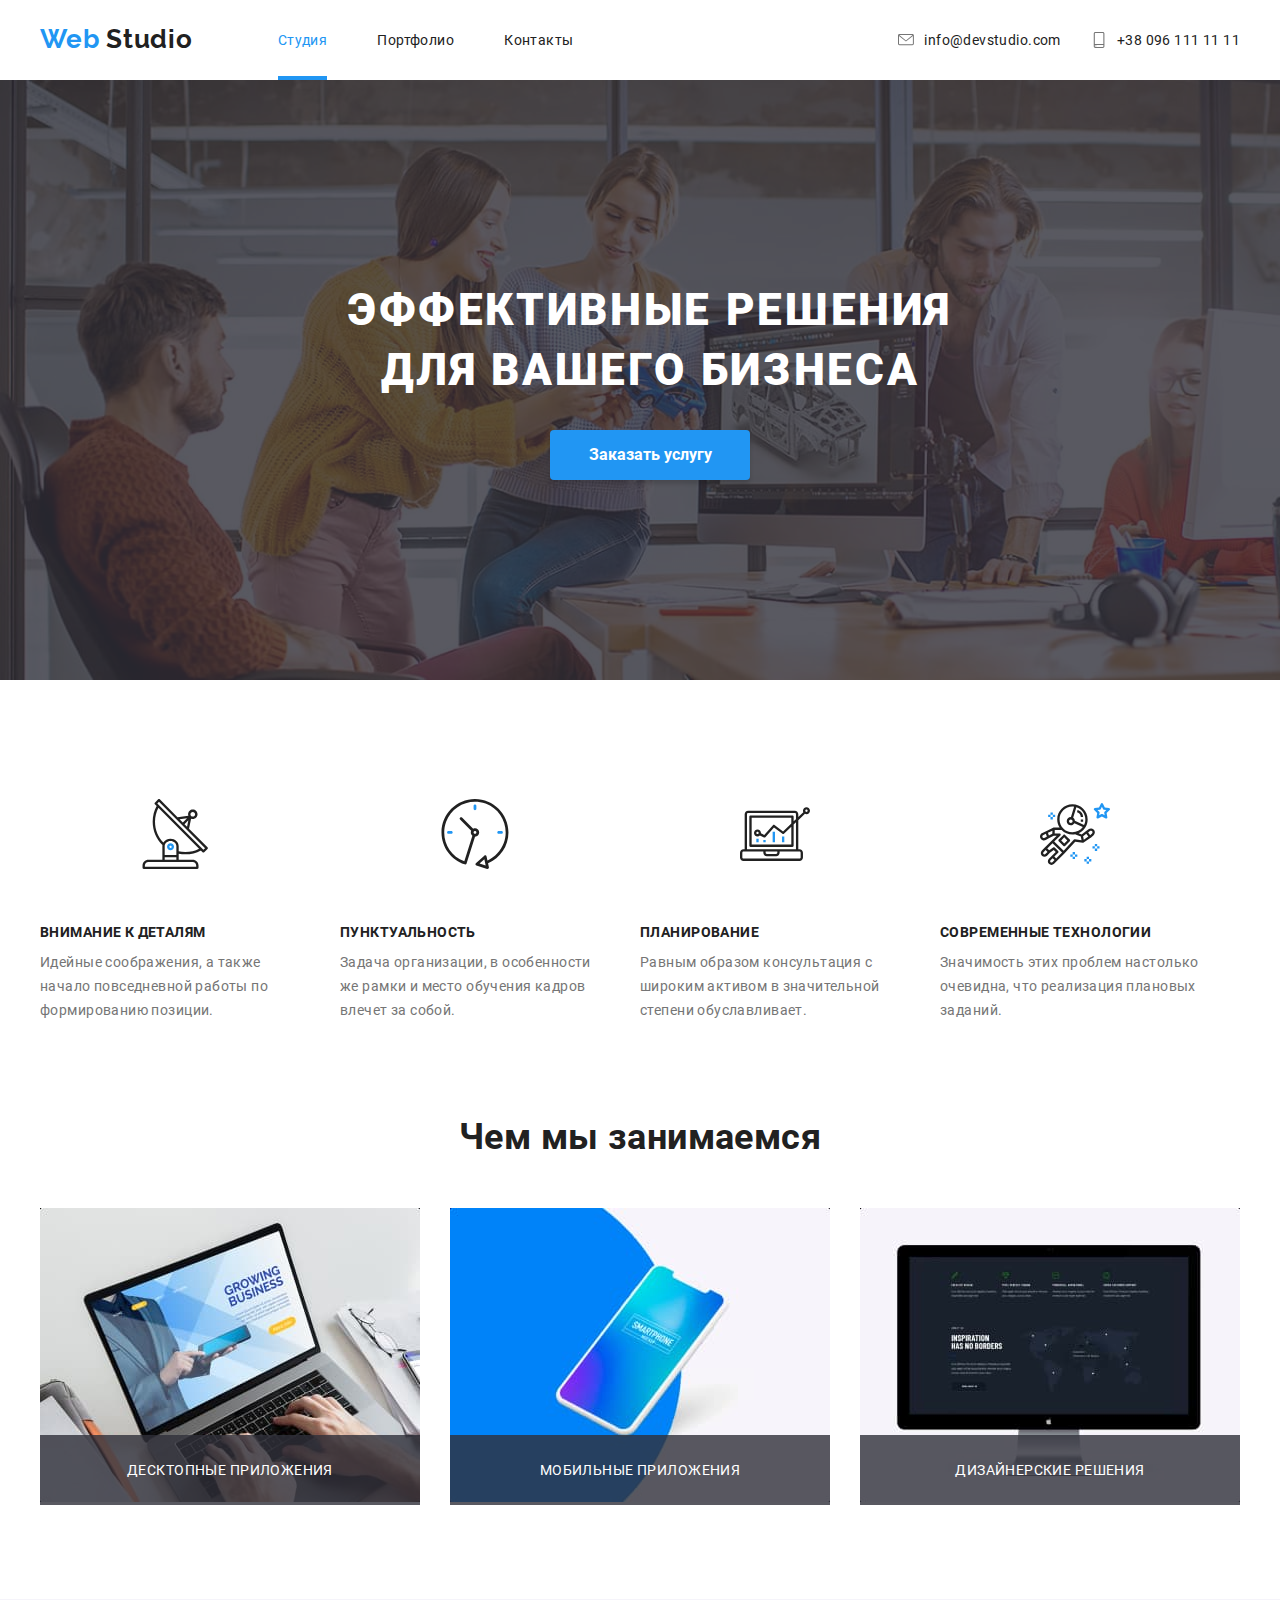
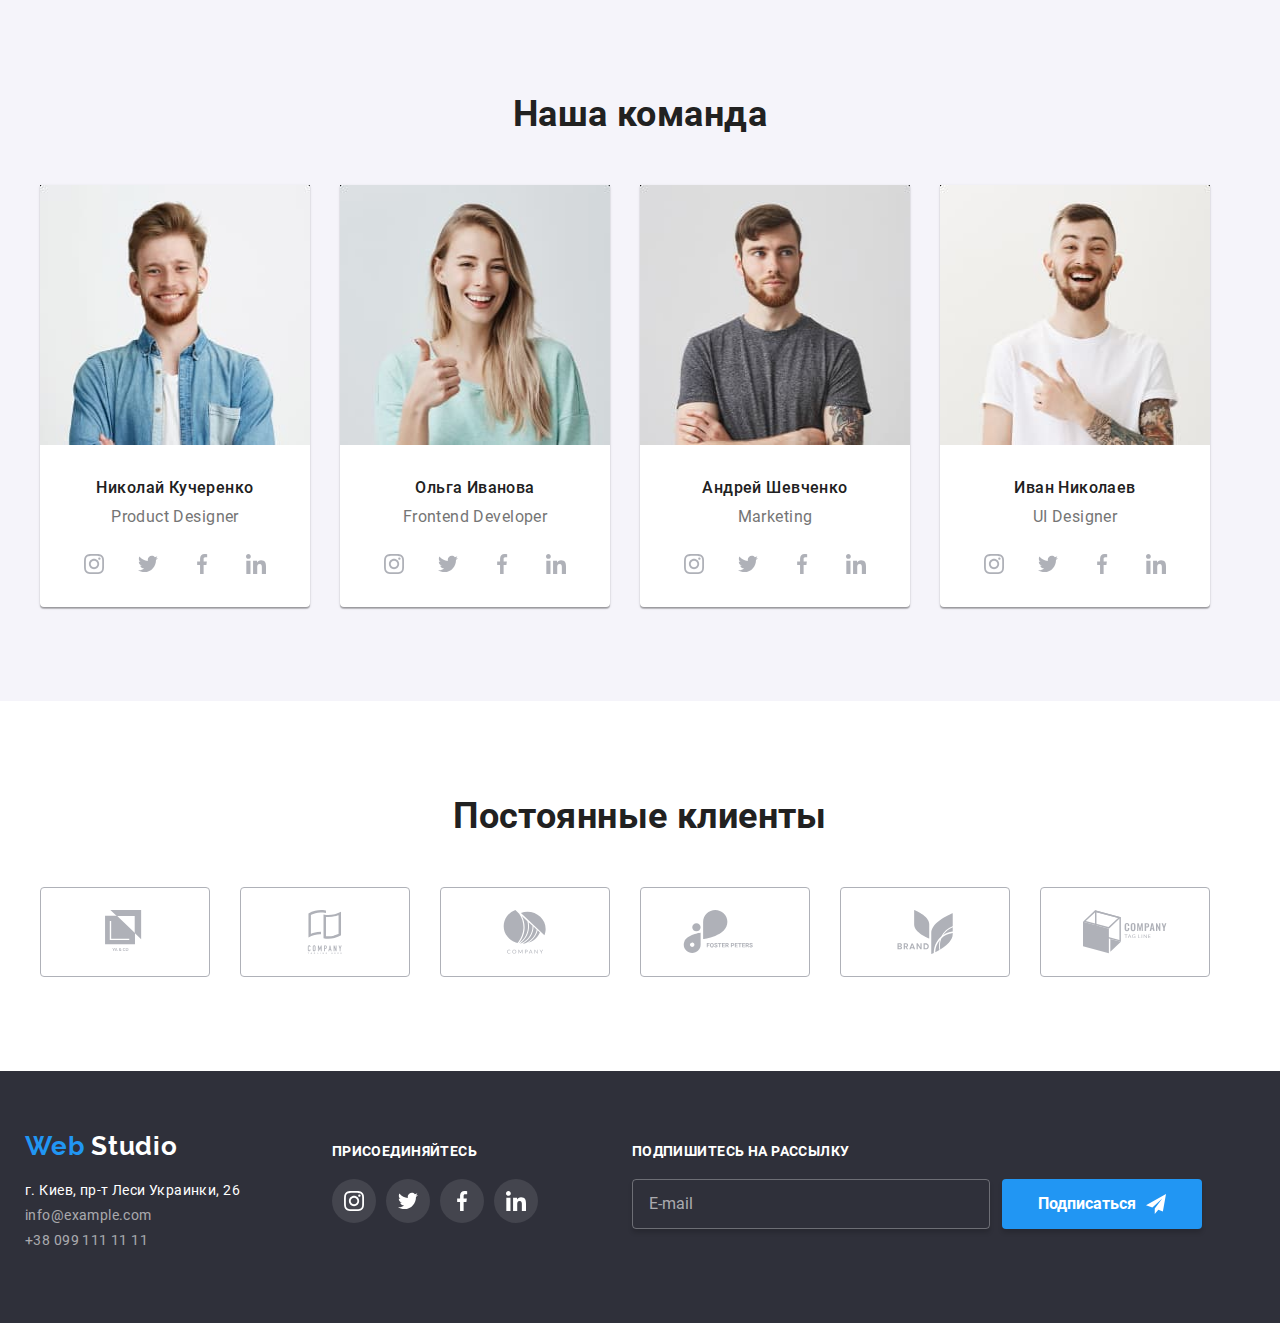
<file: index.html>
<!DOCTYPE html>
<html lang="en">
  <head>
    <meta charset="UTF-8" />
    <meta name="viewport" content="width=device-width, initial-scale=1.0" />
    <link rel="stylesheet" href="./css/main.min.css" />
    <title>Document</title>
  </head>
  <body class="body">
    <!-- Header -->

    <div class="container">
      <header class="header">
        <a href="/" class="logo-link link"
          ><span class="logo-link-first-word">Web</span> Studio
        </a>
        <nav class="navigation">
          <ul class="nav-list all-list">
            <li class="nav-list-item">
              <a href="./index.html" class="nav-link link active-page"
                >Студия</a
              >
            </li>
            <li class="nav-list-item">
              <a href="./portfolio.html" class="nav-link link">Портфолио</a>
            </li>
            <li class="nav-list-item">
              <a href="" class="nav-link link">Контакты</a>
            </li>
          </ul>
        </nav>
        <ul class="nav-list contacts-list all-list">
          <li class="contscts-item">
            <a href="" class="nav-link contact link">
              <svg class="icon-contact">
                <use href="./images/icons/symbol-defs.svg#email"></use></svg
              >info@devstudio.com</a
            >
          </li>
          <li class="contscts-item">
            <a href="" class="nav-link contact link"
              ><svg class="icon-contact">
                <use href="./images/icons/symbol-defs.svg#phone"></use>
              </svg>
              +38 096 111 11 11</a
            >
          </li>
        </ul>
      </header>
    </div>

    <!-- Main -->
    <main class="main">
      <!-- HERO -->

      <section class="hero">
        <div class="hero-overlay"></div>
        <div class="hero-description">
          <h1 class="hero-title">эффективные решения для вашего бизнеса</h1>
          <button class="btn-order-service" data-modal-open>
            Заказать услугу
          </button>
        </div>
      </section>

      <!-- Section Advantages -->

      <div class="container">
        <section class="section section-advantage">
          <ul class="section-list all-list">
            <li class="item-advantage">
              <div class="advantage-icon-wrapper">
                <svg class="advantage-icon">
                  <use href="./images/icons/symbol-defs.svg#arial"></use>
                </svg>
              </div>
              <p class="advantage-title">Внимание к деталям</p>
              <p class="advantage-txt">
                Идейные соображения, а также начало повседневной работы по
                формированию позиции.
              </p>
            </li>
            <li class="item-advantage">
              <div class="advantage-icon-wrapper i-clock">
                <svg class="advantage-icon">
                  <use href="./images/icons/symbol-defs.svg#clock"></use>
                </svg>
              </div>
              <p class="advantage-title">Пунктуальность</p>
              <p class="advantage-txt">
                Задача организации, в особенности же рамки и место обучения
                кадров влечет за собой.
              </p>
            </li>
            <li class="item-advantage">
              <div class="advantage-icon-wrapper i-diagram">
                <svg class="advantage-icon">
                  <use href="./images/icons/symbol-defs.svg#diagram"></use>
                </svg>
              </div>
              <p class="advantage-title">Планирование</p>
              <p class="advantage-txt">
                Равным образом консультация с широким активом в значительной
                степени обуславливает.
              </p>
            </li>
            <li class="item-advantage">
              <div class="advantage-icon-wrapper i-astro">
                <svg class="advantage-icon">
                  <use href="./images/icons/symbol-defs.svg#astronaut"></use>
                </svg>
              </div>
              <p class="advantage-title">Современные технологии</p>
              <p class="advantage-txt">
                Значимость этих проблем настолько очевидна, что реализация
                плановых заданий.
              </p>
            </li>
          </ul>
        </section>
      </div>

      <!-- Section What We Do -->

      <div class="container">
        <section class="section">
          <h2 class="section-title">Чем мы занимаемся</h2>
          <ul class="section-list all-list">
            <li class="item-service">
              <img
                src="./images/section-service/laptop.jpg"
                alt="desctop applications"
              />
              <div class="item-hover-overlay">
                <p class="service-desc">Десктопные приложения</p>
              </div>
            </li>
            <li class="item-service">
              <img
                src="./images/section-service/phone.jpg"
                alt="mobile applications"
              />
              <div class="item-hover-overlay">
                <p class="service-desc">Мобильные приложения</p>
              </div>
            </li>
            <li class="item-service">
              <img
                src="./images/section-service/desctop.jpg"
                alt="design solutions"
              />
              <div class="item-hover-overlay">
                <p class="service-desc">Дизайнерские решения</p>
              </div>
            </li>
          </ul>
        </section>
      </div>

      <!-- Section Our Team -->

      <div class="background-container">
        <div class="container">
          <section class="section">
            <h2 class="section-title">Наша команда</h2>
            <ul class="section-list all-list">
              <li class="item-teamate">
                <img
                  src="./images/our-team/john-smith.jpg"
                  alt="Michael Kucherenko"
                  width="270"
                  height="260"
                  class="teamate-img"
                />
                <p class="employee-name">Николай Кучеренко</p>
                <p class="employee-status">Product Designer</p>
                <ul class="section-list social-list all-list">
                  <li class="item-social-network">
                    <a href="/" class="social-link">
                      <svg class="social-icon">
                        <use
                          href="./images/icons/symbol-defs.svg#instagram"
                        ></use>
                      </svg>
                    </a>
                  </li>
                  <li class="item-social-network">
                    <a href="/" class="social-link"
                      ><svg class="social-icon">
                        <use
                          href="./images/icons/symbol-defs.svg#twitter"
                        ></use></svg
                    ></a>
                  </li>
                  <li class="item-social-network">
                    <a href="/" class="social-link"
                      ><svg class="social-icon">
                        <use
                          href="./images/icons/symbol-defs.svg#facebook"
                        ></use></svg
                    ></a>
                  </li>
                  <li class="item-social-network">
                    <a href="/" class="social-link"
                      ><svg class="social-icon">
                        <use
                          href="./images/icons/symbol-defs.svg#linkedin"
                        ></use></svg
                    ></a>
                  </li>
                </ul>
              </li>
              <li class="item-teamate">
                <img
                  src="./images/our-team/marta-stewart.jpg"
                  alt="Olga Ivanova"
                  width="270"
                  height="260"
                  class="teamate-img"
                />
                <p class="employee-name">Ольга Иванова</p>
                <p class="employee-status">Frontend Developer</p>
                <ul class="section-list social-list all-list">
                  <li class="item-social-network">
                    <a href="/" class="social-link">
                      <svg class="social-icon">
                        <use
                          href="./images/icons/symbol-defs.svg#instagram"
                        ></use>
                      </svg>
                    </a>
                  </li>
                  <li class="item-social-network">
                    <a href="/" class="social-link"
                      ><svg class="social-icon">
                        <use
                          href="./images/icons/symbol-defs.svg#twitter"
                        ></use></svg
                    ></a>
                  </li>
                  <li class="item-social-network">
                    <a href="/" class="social-link"
                      ><svg class="social-icon">
                        <use
                          href="./images/icons/symbol-defs.svg#facebook"
                        ></use></svg
                    ></a>
                  </li>
                  <li class="item-social-network">
                    <a href="/" class="social-link"
                      ><svg class="social-icon">
                        <use
                          href="./images/icons/symbol-defs.svg#linkedin"
                        ></use></svg
                    ></a>
                  </li>
                </ul>
              </li>
              <li class="item-teamate">
                <img
                  src="./images/our-team/robert-jakis.jpg"
                  alt="Andrei Shevchenko"
                  width="270"
                  height="260"
                  class="teamate-img"
                />
                <p class="employee-name">Андрей Шевченко</p>
                <p class="employee-status">Marketing</p>
                <ul class="section-list social-list all-list">
                  <li class="item-social-network">
                    <a href="/" class="social-link">
                      <svg class="social-icon">
                        <use
                          href="./images/icons/symbol-defs.svg#instagram"
                        ></use>
                      </svg>
                    </a>
                  </li>
                  <li class="item-social-network">
                    <a href="/" class="social-link"
                      ><svg class="social-icon">
                        <use
                          href="./images/icons/symbol-defs.svg#twitter"
                        ></use></svg
                    ></a>
                  </li>
                  <li class="item-social-network">
                    <a href="/" class="social-link"
                      ><svg class="social-icon">
                        <use
                          href="./images/icons/symbol-defs.svg#facebook"
                        ></use></svg
                    ></a>
                  </li>
                  <li class="item-social-network">
                    <a href="/" class="social-link"
                      ><svg class="social-icon">
                        <use
                          href="./images/icons/symbol-defs.svg#linkedin"
                        ></use></svg
                    ></a>
                  </li>
                </ul>
              </li>
              <li class="item-teamate">
                <img
                  src="./images/our-team/martin-doe.jpg"
                  alt="Ivan Nikolayev"
                  width="270"
                  height="260"
                  class="teamate-img"
                />
                <p class="employee-name">Иван Николаев</p>
                <p class="employee-status">UI Designer</p>
                <ul class="section-list social-list all-list">
                  <li class="item-social-network">
                    <a href="/" class="social-link">
                      <svg class="social-icon">
                        <use
                          href="./images/icons/symbol-defs.svg#instagram"
                        ></use>
                      </svg>
                    </a>
                  </li>
                  <li class="item-social-network">
                    <a href="/" class="social-link"
                      ><svg class="social-icon">
                        <use
                          href="./images/icons/symbol-defs.svg#twitter"
                        ></use></svg
                    ></a>
                  </li>
                  <li class="item-social-network">
                    <a href="/" class="social-link"
                      ><svg class="social-icon">
                        <use
                          href="./images/icons/symbol-defs.svg#facebook"
                        ></use></svg
                    ></a>
                  </li>
                  <li class="item-social-network">
                    <a href="/" class="social-link"
                      ><svg class="social-icon">
                        <use
                          href="./images/icons/symbol-defs.svg#linkedin"
                        ></use></svg
                    ></a>
                  </li>
                </ul>
              </li>
            </ul>
          </section>
        </div>
      </div>

      <!-- Section Clietns -->

      <section class="section container">
        <h2 class="section-title">Постоянные клиенты</h2>
        <ul class="section-list all-list">
          <li class="item-client">
            <a href="" class="clients-link">
              <svg class="clients-icon">
                <use href="./images/icons/symbol-defs.svg#client-1"></use>
              </svg>
            </a>
          </li>
          <li class="item-client">
            <a href="" class="clients-link">
              <svg class="clients-icon">
                <use href="./images/icons/symbol-defs.svg#client-2"></use>
              </svg>
            </a>
          </li>
          <li class="item-client">
            <a href="" class="clients-link">
              <svg class="clients-icon">
                <use href="./images/icons/symbol-defs.svg#client-3"></use>
              </svg>
            </a>
          </li>
          <li class="item-client">
            <a href="" class="clients-link">
              <svg class="clients-icon">
                <use href="./images/icons/symbol-defs.svg#client-4"></use>
              </svg>
            </a>
          </li>
          <li class="item-client">
            <a href="" class="clients-link">
              <svg class="clients-icon">
                <use href="./images/icons/symbol-defs.svg#client-5"></use>
              </svg>
            </a>
          </li>
          <li class="item-client">
            <a href="" class="clients-link">
              <svg class="clients-icon">
                <use href="./images/icons/symbol-defs.svg#client-6"></use>
              </svg>
            </a>
          </li>
        </ul>
      </section>
    </main>

    <!-- Footer -->

    <div class="footer-background">
      <div class="container">
        <footer class="footer">
          <div class="footer-address">
            <a href="/" class="logo-link link">
              <span class="logo-link-first-word">Web</span> Studio
            </a>
            <p class="adress">г. Киев, пр-т Леси Украинки, 26</p>
            <a href="mailto:info@example.com" class="footer-link"
              >info@example.com</a
            >
            <a href="tel:+380991111111" class="footer-link"
              >+38 099 111 11 11</a
            >
          </div>
          <div class="footer-info">
            <p class="footer-item-title">присоединяйтесь</p>
            <ul class="section-list social-list all-list">
              <li class="item-social-network footer-icon">
                <a href="/" class="social-link">
                  <svg class="social-icon">
                    <use href="./images/icons/symbol-defs.svg#instagram"></use>
                  </svg>
                </a>
              </li>
              <li class="item-social-network footer-icon">
                <a href="/" class="social-link"
                  ><svg class="social-icon">
                    <use
                      href="./images/icons/symbol-defs.svg#twitter"
                    ></use></svg
                ></a>
              </li>
              <li class="item-social-network footer-icon">
                <a href="/" class="social-link"
                  ><svg class="social-icon">
                    <use
                      href="./images/icons/symbol-defs.svg#facebook"
                    ></use></svg
                ></a>
              </li>
              <li class="footer-icon item-social-network">
                <a href="/" class="social-link"
                  ><svg class="social-icon">
                    <use
                      href="./images/icons/symbol-defs.svg#linkedin"
                    ></use></svg
                ></a>
              </li>
            </ul>
          </div>
          <div class="footer-form-wrapper">
            <p class="footer-item-title">Подпишитесь на рассылку</p>
            <form action="" class="footer-form">
              <input
                type="email"
                id="footer-input-email"
                class="input-email"
                placeholder="E-mail"
              />
              <button type="submit" class="btn-send" id="footer-btn-send">
                <p class="btn-txt">Подписаться</p>
                <svg class="send-icon">
                  <use href="./images/icons/symbol-defs.svg#icon-send"></use>
                </svg>
              </button>
            </form>
          </div>
        </footer>
      </div>
    </div>

    <!-- MODAL -->

    <div class="backdrop is-hidden" data-modal>
      <div class="modal">
        <button type="button" class="modal-close" data-modal-close>
          <svg class="btn-close-icon">
            <use href="./images/icons/symbol-defs.svg#icon-close"></use>
          </svg>
        </button>
        <p class="modal-title" focus>Оставьте свои данные, мы вам перезвоним</p>
        <form action="" class="modal-form">
          <div class="input-wrapper">
            <input type="text" id="name" class="form-input" />
            <svg class="modal-input-icon">
              <use href="./images/icons/symbol-defs.svg#icon-name"></use>
            </svg>
            <label for="name" class="form-label">Имя</label>
          </div>
          <div class="input-wrapper">
            <input type="tel" id="phone" class="form-input" />
            <svg class="modal-input-icon">
              <use href="./images/icons/symbol-defs.svg#icon-tel"></use>
            </svg>
            <label for="phone" class="form-label">Телефон</label>
          </div>
          <div class="input-wrapper">
            <input type="email" id="email" class="form-input" />
            <svg class="modal-input-icon">
              <use href="./images/icons/symbol-defs.svg#icon-letter"></use>
            </svg>
            <label for="email" class="form-label">Емейл</label>
          </div>
          <div class="input-wrapper txt-area">
            <textarea
              name="comments"
              id="comments"
              rows="10"
              class="input-txtarea form-input"
            ></textarea>
            <label for="comments" class="form-label txt-area">Коментарий</label>
          </div>
          <div class="input-wrapper chck-box-wrapper">
            <input type="checkbox" id="chck-rights" class="checkbox" />
            <label for="chck-rights" class="chck-label"
              >Соглашаюсь с рассылкой и принимаю
              <a href="" class="acceptation-rules-linl"
                >Условия договора</a
              ></label
            >
          </div>
          <button type="submit" class="modal-btn-send" id="modal-btn-send">
            <p class="btn-txt">Отправить</p>
          </button>
        </form>
      </div>
    </div>

    <script src="./js/modal.js"></script>
  </body>
</html>
</file>
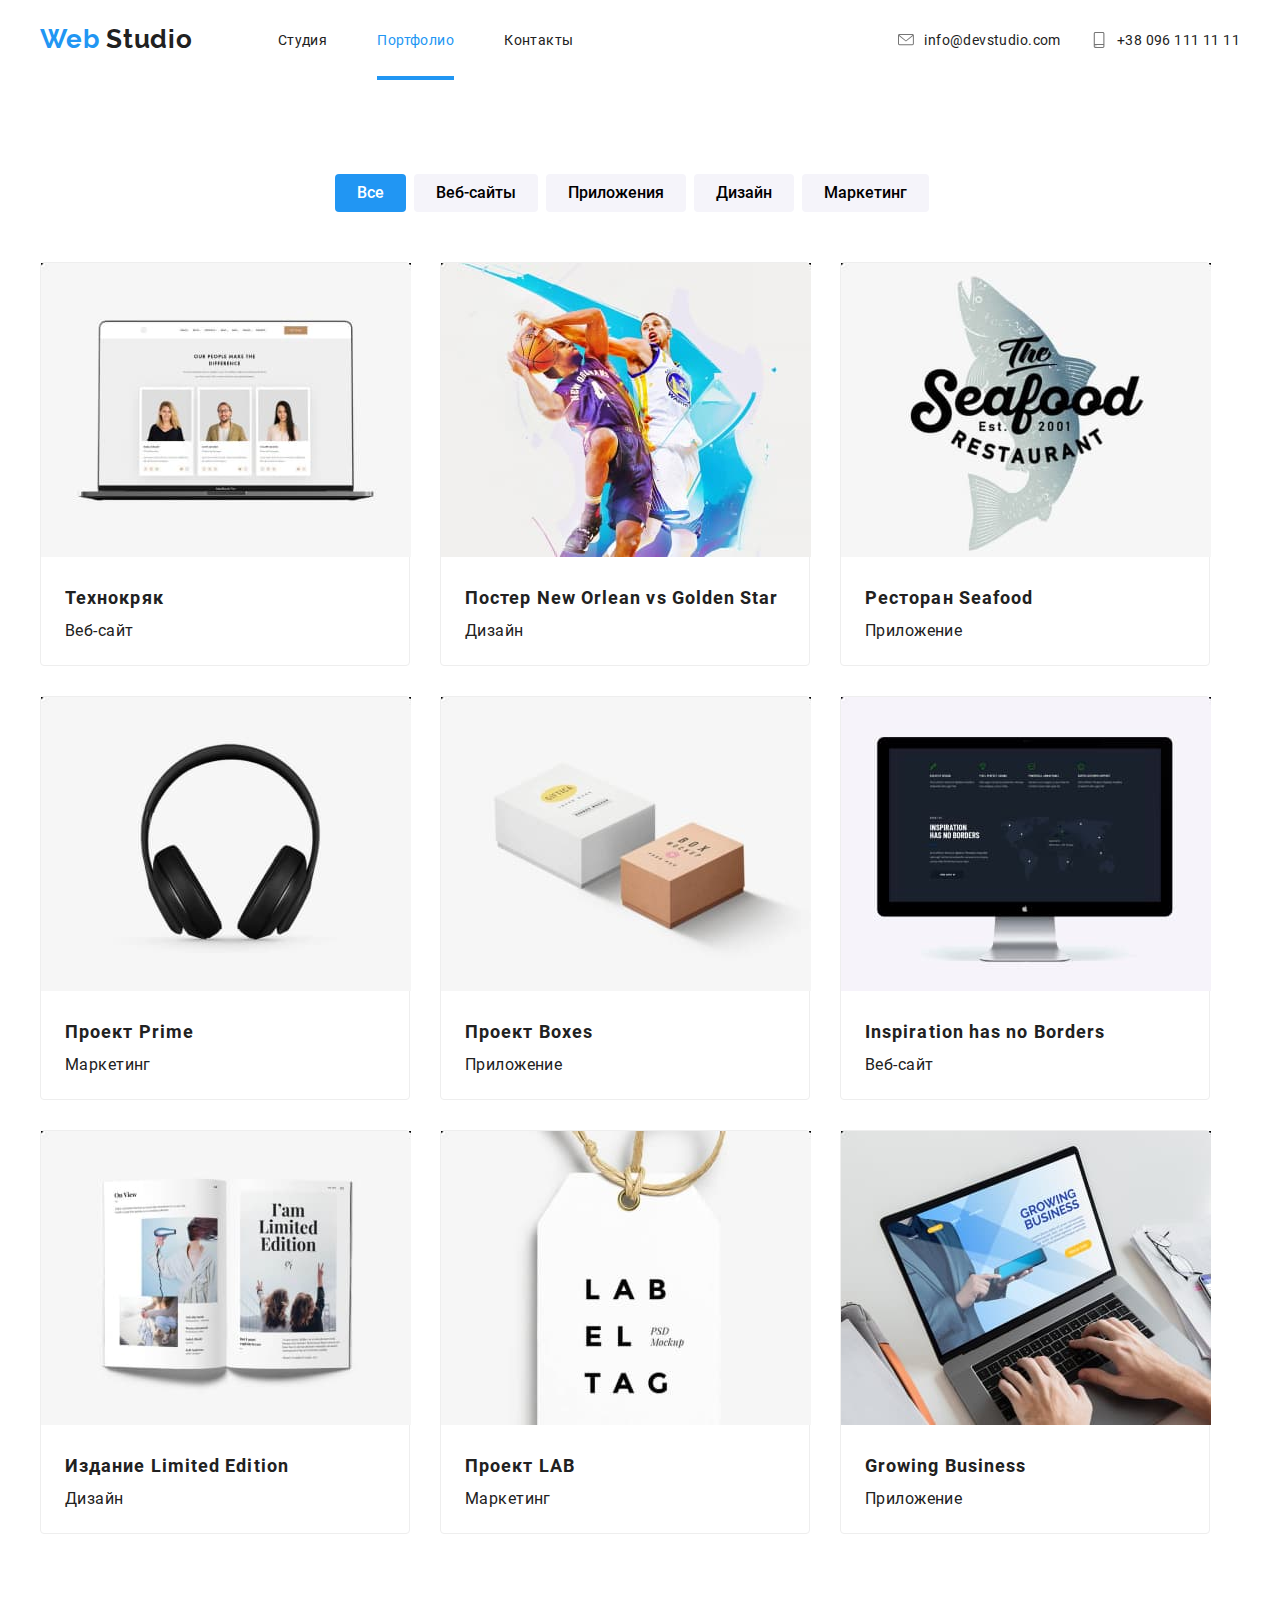
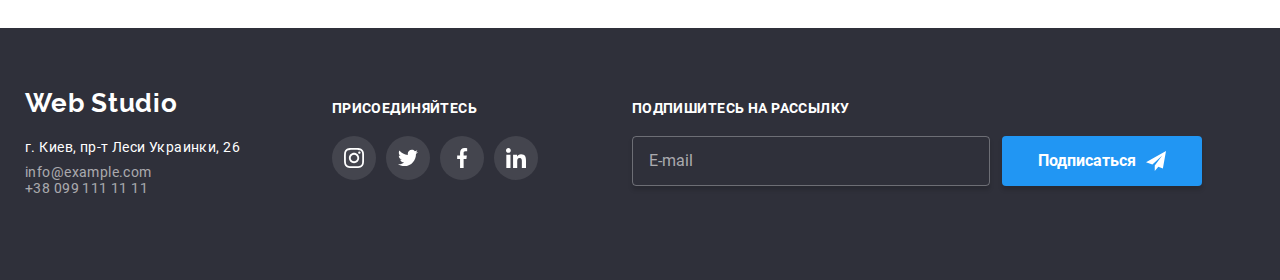
<file: portfolio.html>
<!DOCTYPE html>
<html lang="en">
  <head>
    <meta charset="UTF-8" />
    <meta name="viewport" content="width=device-width, initial-scale=1.0" />
    <link rel="stylesheet" href="./css/main.min.css">
    <title>Portfolio</title>
  </head>
  <body class="body">
    <!-- Header -->

    <div class="container">
      <header class="header">
        <a href="/" class="logo-link link"
          ><span class="logo-link-first-word">Web</span> Studio
        </a>
        <nav class="navigation">
          <ul class="nav-list all-list">
            <li class="nav-list-item">
              <a href="./index.html" class="nav-link link"
                >Студия</a
              >
            </li>
            <li class="nav-list-item">
              <a href="./portfolio.html" class="nav-link link active-page">Портфолио</a>
            </li>
            <li class="nav-list-item">
              <a href="" class="nav-link link">Контакты</a>
            </li>
          </ul>
        </nav>
        <ul class="nav-list contacts-list all-list">
          <li class="contscts-item">
            <a href="" class="nav-link contact link">
              <svg class="icon-contact">
                <use href="./images/icons/symbol-defs.svg#email"></use></svg
              >info@devstudio.com</a
            >
          </li>
          <li class="contscts-item">
            <a href="" class="nav-link contact link"
              ><svg class="icon-contact">
                <use href="./images/icons/symbol-defs.svg#phone"></use>
              </svg>
              +38 096 111 11 11</a
            >
          </li>
        </ul>
      </header>
    </div>

    <!-- MAIN  -->
    <main>
      <div class="container">
        <section class="section">
          <nav class="section-nav">
            <ul class="filter-nav-list all-list">
              <li class="section-nav-item">
                <button type="button" class="filter-btn-item active-filter">
                  Все
                </button>
              </li>
              <li class="section-nav-item">
                <button type="button" class="filter-btn-item">Веб-сайты</button>
              </li>
              <li class="section-nav-item">
                <button type="button" class="filter-btn-item">
                  Приложения
                </button>
              </li>
              <li class="section-nav-item">
                <button type="button" class="filter-btn-item">Дизайн</button>
              </li>
              <li class="section-nav-item">
                <button type="button" class="filter-btn-item">Маркетинг</button>
              </li>
            </ul>
          </nav>

          <div class="wrapper-portfolio-list">
            <ul class="section-list all-list">
              <li class="portfolio-list-item">
                <a href="" class="card-link link"
                  ><div class="overlay-container">
                    <div class="item-card-overlay">
                      <p class="portfolio-desc">
                        Технокряк это современная площадка распространения
                        коронавируса. Компании используют эту платформу для
                        цифрового шпионажа и атак на защищённые сервера
                        конкурентов.
                      </p>
                    </div>
                  </div>
                  <img
                    src="./images/page-portfolio/techno-park.jpg"
                    alt="techno-park"
                    class="item-img"
                  />
                  <div class="title-wrapper">
                    <p class="item-title">Технокряк</p>
                    <p class="item-desc">Веб-сайт</p>
                  </div></a
                >
              </li>
              <li class="portfolio-list-item">
                <a href="" class="card-link link"
                  ><div class="overlay-container">
                    <div class="item-card-overlay">
                      <p class="portfolio-desc">
                        Lorem ipsum, dolor sit amet consectetur adipisicing
                        elit. Odio harum quidem architecto atque tenetur eius
                        natus. At similique magnam, temporibus quia repellat
                        culpa ratione. Blanditiis repellat aut non.
                      </p>
                    </div>
                  </div>
                  <img
                    src="./images/page-portfolio/golden-star.jpg"
                    alt="golden-star"
                    class="item-img"
                  />
                  <div class="title-wrapper">
                    <p class="item-title">Постер New Orlean vs Golden Star</p>
                    <p class="item-desc">Дизайн</p>
                  </div></a
                >
              </li>
              <li class="portfolio-list-item">
                <a href="" class="card-link link"
                  ><div class="overlay-container">
                    <div class="item-card-overlay">
                      <p class="portfolio-desc">
                        Lorem ipsum dolor sit amet consectetur adipisicing elit.
                        Reprehenderit, dolor molestias dolorem sit maxime minus
                        pariatur in tempore tempora debitis officia! Obcaecati,
                        repellat earum. Debitis qui animi eveniet?
                      </p>
                    </div>
                  </div>
                  <img
                    src="./images/page-portfolio/sea-food.jpg"
                    alt="sea-food"
                    class="item-img"
                  />
                  <div class="title-wrapper">
                    <p class="item-title">Ресторан Seafood</p>
                    <p class="item-desc">Приложение</p>
                  </div></a
                >
              </li>
              <li class="portfolio-list-item">
                <a href="" class="card-link link"
                  ><div class="overlay-container">
                    <div class="item-card-overlay">
                      <p class="portfolio-desc">
                        Lorem ipsum dolor sit amet consectetur adipisicing elit.
                        Reprehenderit, dolor molestias dolorem sit maxime minus
                        pariatur in tempore tempora debitis officia! Obcaecati,
                        repellat earum. Debitis qui animi eveniet?
                      </p>
                    </div>
                  </div>
                  <img
                    src="./images/page-portfolio/prime.jpg"
                    alt="prime"
                    class="item-img"
                  />
                  <div class="title-wrapper">
                    <p class="item-title">Проект Prime</p>
                    <p class="item-desc">Маркетинг</p>
                  </div></a
                >
              </li>
              <li class="portfolio-list-item">
                <a href="" class="card-link link"
                  ><div class="overlay-container">
                    <div class="item-card-overlay">
                      <p class="portfolio-desc">
                        Lorem ipsum dolor sit amet consectetur adipisicing elit.
                        Reprehenderit, dolor molestias dolorem sit maxime minus
                        pariatur in tempore tempora debitis officia! Obcaecati,
                        repellat earum. Debitis qui animi eveniet?
                      </p>
                    </div>
                  </div>
                  <img
                    src="./images/page-portfolio/boxes.jpg"
                    alt="boxes"
                    class="item-img"
                  />
                  <div class="title-wrapper">
                    <p class="item-title">Проект Boxes</p>
                    <p class="item-desc">Приложение</p>
                  </div></a
                >
              </li>
              <li class="portfolio-list-item">
                <a href="" class="card-link link"
                  ><div class="overlay-container">
                    <div class="item-card-overlay">
                      <p class="portfolio-desc">
                        Lorem ipsum dolor sit amet consectetur adipisicing elit.
                        Reprehenderit, dolor molestias dolorem sit maxime minus
                        pariatur in tempore tempora debitis officia! Obcaecati,
                        repellat earum. Debitis qui animi eveniet?
                      </p>
                    </div>
                  </div>
                  <img
                    src="./images/page-portfolio/inspiration-no-borders.jpg"
                    alt="inspiration-no-borders"
                    class="item-img"
                  />
                  <div class="title-wrapper">
                    <p class="item-title">Inspiration has no Borders</p>
                    <p class="item-desc">Веб-сайт</p>
                  </div></a
                >
              </li>
              <li class="portfolio-list-item">
                <a href="" class="card-link link"
                  ><div class="overlay-container">
                    <div class="item-card-overlay">
                      <p class="portfolio-desc">
                        Lorem ipsum dolor sit amet consectetur adipisicing elit.
                        Reprehenderit, dolor molestias dolorem sit maxime minus
                        pariatur in tempore tempora debitis officia! Obcaecati,
                        repellat earum. Debitis qui animi eveniet?
                      </p>
                    </div>
                  </div>
                  <img
                    src="./images/page-portfolio/limited-edition.jpg"
                    alt="limited-edition"
                    class="item-img"
                  />
                  <div class="title-wrapper">
                    <p class="item-title">Издание Limited Edition</p>
                    <p class="item-desc">Дизайн</p>
                  </div></a
                >
              </li>
              <li class="portfolio-list-item">
                <a href="" class="card-link link"
                  ><div class="overlay-container">
                    <div class="item-card-overlay">
                      <p class="portfolio-desc">
                        Lorem ipsum dolor sit amet consectetur adipisicing elit.
                        Reprehenderit, dolor molestias dolorem sit maxime minus
                        pariatur in tempore tempora debitis officia! Obcaecati,
                        repellat earum. Debitis qui animi eveniet?
                      </p>
                    </div>
                  </div>
                  <img
                    src="./images/page-portfolio/lab.jpg"
                    alt="LAB"
                    class="item-img"
                  />
                  <div class="title-wrapper">
                    <p class="item-title">Проект LAB</p>
                    <p class="item-desc">Маркетинг</p>
                  </div></a
                >
              </li>
              <li class="portfolio-list-item">
                <a href="" class="card-link link"
                  ><div class="overlay-container">
                    <div class="item-card-overlay">
                      <p class="portfolio-desc">
                        Lorem ipsum dolor sit amet consectetur adipisicing elit.
                        Reprehenderit, dolor molestias dolorem sit maxime minus
                        pariatur in tempore tempora debitis officia! Obcaecati,
                        repellat earum. Debitis qui animi eveniet?
                      </p>
                    </div>
                  </div>
                  <img
                    src="./images/page-portfolio/growing-buisines.jpg"
                    alt="growing-buisines"
                    class="item-img"
                  />
                  <div class="title-wrapper">
                    <p class="item-title">Growing Business</p>
                    <p class="item-desc">Приложение</p>
                  </div></a
                >
              </li>
            </ul>
          </div>
        </section>
      </div>
    </main>

    <!-- Footer -->

    <div class="footer-background">
      <div class="container">
        <footer class="footer">
          <div class="footer-address">
            <a href="/" class="logo-link link">
              <span class="logo-first-word">Web</span> Studio
            </a>
            <p class="adress">г. Киев, пр-т Леси Украинки, 26</p>
            <p class="email">info@example.com</p>
            <p class="phone-number">+38 099 111 11 11</p>
          </div>
          <div class="footer-info">
            <p class="footer-item-title">присоединяйтесь</p>
            <ul class="section-list social-list all-list">
              <li class="item-social-network footer-icon">
                <a href="/" class="social-link">
                  <svg class="social-icon">
                    <use href="./images/icons/symbol-defs.svg#instagram"></use>
                  </svg>
                </a>
              </li>
              <li class="item-social-network footer-icon">
                <a href="/" class="social-link"
                  ><svg class="social-icon">
                    <use
                      href="./images/icons/symbol-defs.svg#twitter"
                    ></use></svg
                ></a>
              </li>
              <li class="item-social-network footer-icon">
                <a href="/" class="social-link"
                  ><svg class="social-icon">
                    <use
                      href="./images/icons/symbol-defs.svg#facebook"
                    ></use></svg
                ></a>
              </li>
              <li class="item-social-network footer-icon">
                <a href="/" class="social-link"
                  ><svg class="social-icon">
                    <use
                      href="./images/icons/symbol-defs.svg#linkedin"
                    ></use></svg
                ></a>
              </li>
            </ul>
          </div>
          <div class="footer-form-wrapper">
            <p class="footer-item-title">Подпишитесь на рассылку</p>
            <form action="" class="footer-form">
              <input
                type="email"
                id="footer-input-email"
                class="input-email"
                placeholder="E-mail"
              />
              <button type="submit" class="btn-send" id="footer-btn-send">
                <p class="btn-txt">Подписаться</p>
                <svg class="send-icon">
                  <use href="./images/icons/symbol-defs.svg#icon-send"></use>
                </svg>
              </button>
            </form>
          </div>
        </footer>
      </div>
    </div>
  </body>
</html>
</file>
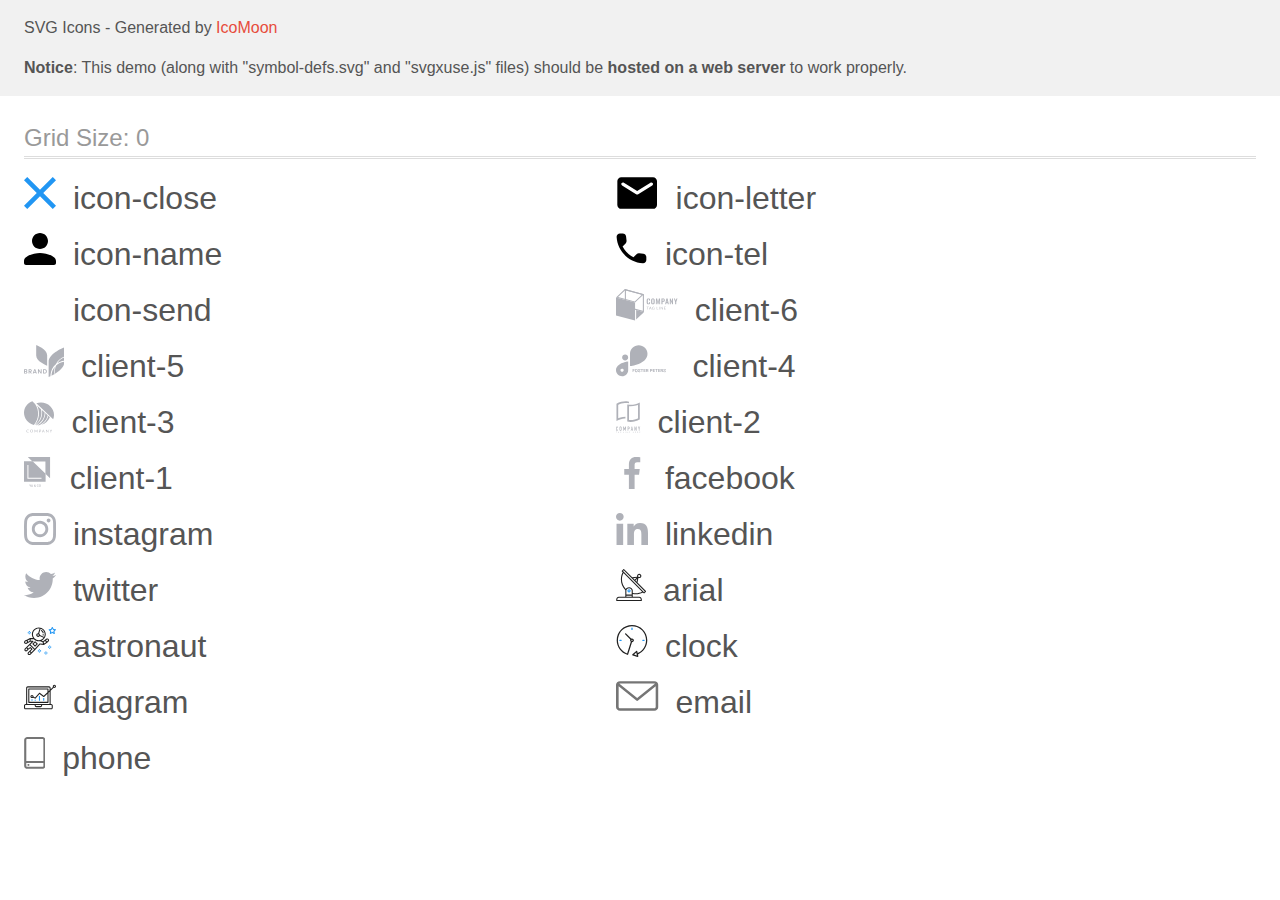
<file: images/icons/icomoon/demo-external-svg.html>
<!doctype html>
<html>
<head>
    <title>IcoMoon - SVG Icons</title>
    <meta charset="utf-8">
    <meta name="viewport" content="width=device-width, initial-scale=1">
    <link rel="stylesheet" href="demo-files/demo.css">
    <link rel="stylesheet" href="style.css">
</head>
<body>
<header class="bgc1 clearfix">
<div class="mhl">
    <p>SVG Icons - Generated by <a href="https://icomoon.io/app">IcoMoon</a></p><p><strong>Notice</strong>: This demo (along with "symbol-defs.svg" and "svgxuse.js" files) should be <b>hosted on a web server</b> to work properly.</p>
</div>
</header>
    <div class="clearfix mhl ptl">
        <h1 class="mvm mtn fgc1">Grid Size: 0</h1>
        <div class="glyph fs1">
            <div class="clearfix pbs">
                <svg class="icon icon-close"><use xlink:href="symbol-defs.svg#icon-close"></use></svg><span class="name"> icon-close</span>
            </div>
        </div>
        <div class="glyph fs1">
            <div class="clearfix pbs">
                <svg class="icon icon-letter"><use xlink:href="symbol-defs.svg#icon-letter"></use></svg><span class="name"> icon-letter</span>
            </div>
        </div>
        <div class="glyph fs1">
            <div class="clearfix pbs">
                <svg class="icon icon-name"><use xlink:href="symbol-defs.svg#icon-name"></use></svg><span class="name"> icon-name</span>
            </div>
        </div>
        <div class="glyph fs1">
            <div class="clearfix pbs">
                <svg class="icon icon-tel"><use xlink:href="symbol-defs.svg#icon-tel"></use></svg><span class="name"> icon-tel</span>
            </div>
        </div>
        <div class="glyph fs1">
            <div class="clearfix pbs">
                <svg class="icon icon-send"><use xlink:href="symbol-defs.svg#icon-send"></use></svg><span class="name"> icon-send</span>
            </div>
        </div>
        <div class="glyph fs1">
            <div class="clearfix pbs">
                <svg class="icon client-6"><use xlink:href="symbol-defs.svg#client-6"></use></svg><span class="name"> client-6</span>
            </div>
        </div>
        <div class="glyph fs1">
            <div class="clearfix pbs">
                <svg class="icon client-5"><use xlink:href="symbol-defs.svg#client-5"></use></svg><span class="name"> client-5</span>
            </div>
        </div>
        <div class="glyph fs1">
            <div class="clearfix pbs">
                <svg class="icon client-4"><use xlink:href="symbol-defs.svg#client-4"></use></svg><span class="name"> client-4</span>
            </div>
        </div>
        <div class="glyph fs1">
            <div class="clearfix pbs">
                <svg class="icon client-3"><use xlink:href="symbol-defs.svg#client-3"></use></svg><span class="name"> client-3</span>
            </div>
        </div>
        <div class="glyph fs1">
            <div class="clearfix pbs">
                <svg class="icon client-2"><use xlink:href="symbol-defs.svg#client-2"></use></svg><span class="name"> client-2</span>
            </div>
        </div>
        <div class="glyph fs1">
            <div class="clearfix pbs">
                <svg class="icon client-1"><use xlink:href="symbol-defs.svg#client-1"></use></svg><span class="name"> client-1</span>
            </div>
        </div>
        <div class="glyph fs1">
            <div class="clearfix pbs">
                <svg class="icon facebook"><use xlink:href="symbol-defs.svg#facebook"></use></svg><span class="name"> facebook</span>
            </div>
        </div>
        <div class="glyph fs1">
            <div class="clearfix pbs">
                <svg class="icon instagram"><use xlink:href="symbol-defs.svg#instagram"></use></svg><span class="name"> instagram</span>
            </div>
        </div>
        <div class="glyph fs1">
            <div class="clearfix pbs">
                <svg class="icon linkedin"><use xlink:href="symbol-defs.svg#linkedin"></use></svg><span class="name"> linkedin</span>
            </div>
        </div>
        <div class="glyph fs1">
            <div class="clearfix pbs">
                <svg class="icon twitter"><use xlink:href="symbol-defs.svg#twitter"></use></svg><span class="name"> twitter</span>
            </div>
        </div>
        <div class="glyph fs1">
            <div class="clearfix pbs">
                <svg class="icon arial"><use xlink:href="symbol-defs.svg#arial"></use></svg><span class="name"> arial</span>
            </div>
        </div>
        <div class="glyph fs1">
            <div class="clearfix pbs">
                <svg class="icon astronaut"><use xlink:href="symbol-defs.svg#astronaut"></use></svg><span class="name"> astronaut</span>
            </div>
        </div>
        <div class="glyph fs1">
            <div class="clearfix pbs">
                <svg class="icon clock"><use xlink:href="symbol-defs.svg#clock"></use></svg><span class="name"> clock</span>
            </div>
        </div>
        <div class="glyph fs1">
            <div class="clearfix pbs">
                <svg class="icon diagram"><use xlink:href="symbol-defs.svg#diagram"></use></svg><span class="name"> diagram</span>
            </div>
        </div>
        <div class="glyph fs1">
            <div class="clearfix pbs">
                <svg class="icon email"><use xlink:href="symbol-defs.svg#email"></use></svg><span class="name"> email</span>
            </div>
        </div>
        <div class="glyph fs1">
            <div class="clearfix pbs">
                <svg class="icon phone"><use xlink:href="symbol-defs.svg#phone"></use></svg><span class="name"> phone</span>
            </div>
        </div>
  </div>
<script defer src="svgxuse.js"></script>
</body>
</html>
</file>
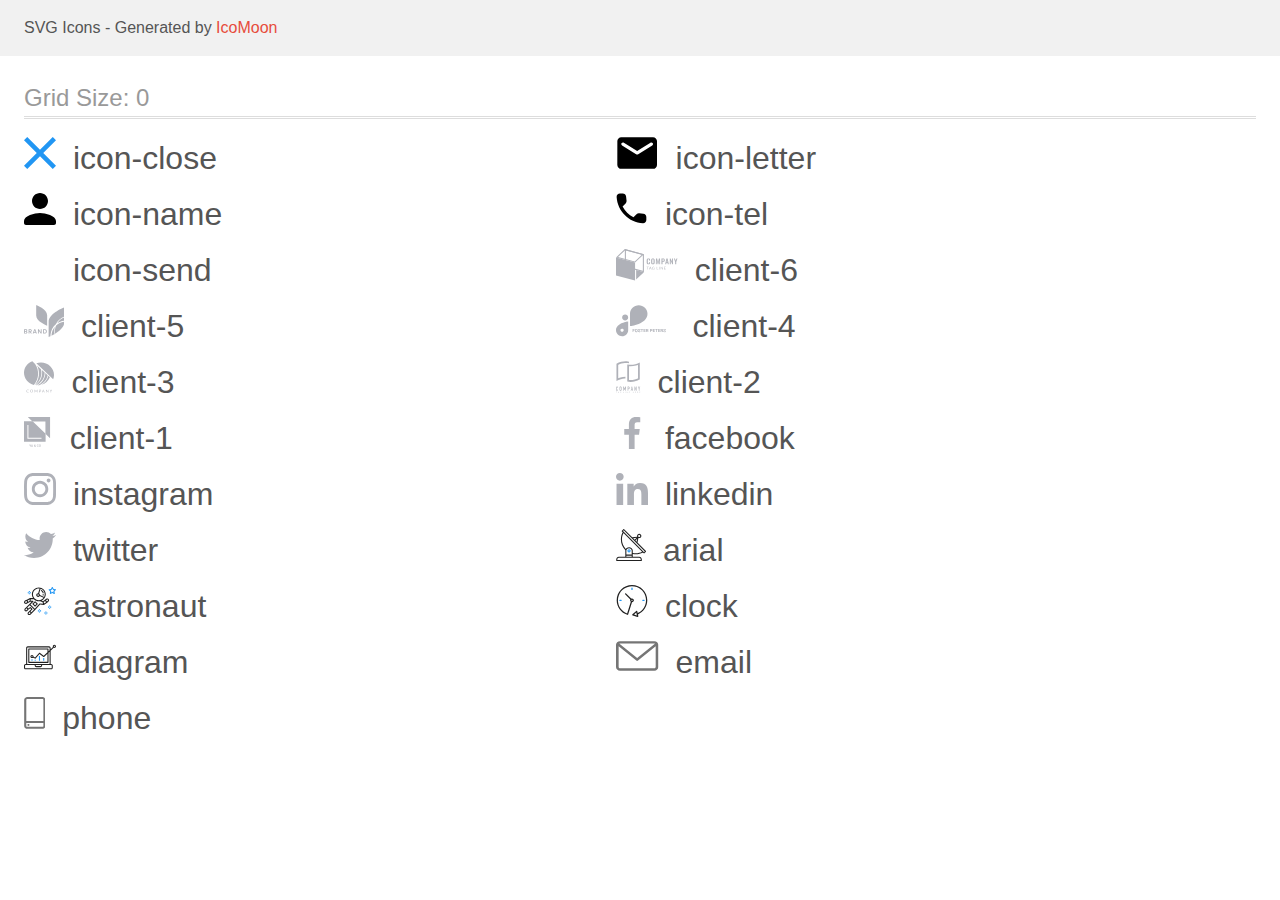
<file: images/icons/icomoon/demo.html>
<!doctype html>
<html>
<head>
    <title>IcoMoon - SVG Icons</title>
    <meta charset="utf-8">
    <meta name="viewport" content="width=device-width, initial-scale=1">
    <link rel="stylesheet" href="demo-files/demo.css">
    <link rel="stylesheet" href="style.css">
</head>
<body>
<svg aria-hidden="true" style="position: absolute; width: 0; height: 0; overflow: hidden;" version="1.1" xmlns="http://www.w3.org/2000/svg" xmlns:xlink="http://www.w3.org/1999/xlink">
<defs>
<symbol id="icon-close" viewBox="0 0 32 32">
<path fill="#2196f3" style="fill: var(--color1, #2196f3)" d="M32 3.223l-3.223-3.223-12.777 12.777-12.777-12.777-3.223 3.223 12.777 12.777-12.777 12.777 3.223 3.223 12.777-12.777 12.777 12.777 3.223-3.223-12.777-12.777 12.777-12.777z"></path>
</symbol>
<symbol id="icon-letter" viewBox="0 0 43 32">
<path d="M37.333 0h-32c-2.2 0-3.981 1.8-3.981 4l-0.019 24c0 2.2 1.8 4 4 4h32c2.2 0 4-1.8 4-4v-24c0-2.2-1.8-4-4-4zM36.533 8.501l-14.139 8.837c-0.302 0.188-0.668 0.3-1.060 0.3s-0.758-0.112-1.069-0.305l0.009 0.005-14.141-8.84c-0.503-0.301-0.835-0.843-0.835-1.463 0-0.938 0.761-1.699 1.699-1.699 0.349 0 0.673 0.105 0.943 0.285l-0.006-0.004 13.4 8.381 13.4-8.381c0.264-0.176 0.588-0.282 0.937-0.282 0.938 0 1.699 0.761 1.699 1.699 0 0.62-0.332 1.162-0.828 1.459l-0.008 0.004z"></path>
</symbol>
<symbol id="icon-name" viewBox="0 0 32 32">
<path d="M16 16c4.418 0 8-3.582 8-8s-3.582-8-8-8v0c-4.418 0-8 3.582-8 8s3.582 8 8 8v0zM16 20c-5.339 0-16 2.68-16 8v2c0 1.099 0.901 2 2 2h28c1.099 0 2-0.901 2-2v-2c0-5.32-10.661-8-16-8z"></path>
</symbol>
<symbol id="icon-tel" viewBox="0 0 32 32">
<path d="M27.419 20.853l-4.201-0.48c-0.116-0.014-0.25-0.023-0.385-0.023-0.909 0-1.732 0.369-2.328 0.964l-3.045 3.045c-4.718-2.435-8.467-6.185-10.835-10.764l-0.065-0.139 3.063-3.056c0.597-0.596 0.966-1.42 0.966-2.33 0-0.135-0.008-0.268-0.024-0.399l0.002 0.016-0.48-4.169c-0.199-1.655-1.595-2.926-3.287-2.926-0.001 0-0.003 0-0.004 0h-2.864c-1.87-0.005-3.424 1.55-3.31 3.417 0.878 14.126 12.174 25.408 26.286 26.286 1.867 0.114 3.424-1.44 3.424-3.31v-2.862c0-0.005 0-0.010 0-0.016 0-1.681-1.266-3.067-2.897-3.256l-0.015-0.001z"></path>
</symbol>
<symbol id="icon-send" viewBox="0 0 32 32">
<path fill="#fff" style="fill: var(--color2, #fff)" d="M32 0l-32 18 10.227 3.787 15.773-14.787-11.997 16.187 0.009 0.003-0.012-0.003v8.813l5.735-6.691 7.267 2.691 4.999-28z"></path>
</symbol>
<symbol id="client-6" viewBox="0 0 62 32">
<path fill="#afb1b8" style="fill: var(--color3, #afb1b8)" d="M31.123 14.854c-0.251-0.36-0.401-0.806-0.401-1.287 0-0.050 0.002-0.101 0.005-0.15l-0 0.007v-2.074c0-0.637 0.131-1.12 0.394-1.45s0.715-0.495 1.356-0.494c0.602 0 1.030 0.141 1.282 0.422 0.275 0.359 0.41 0.798 0.378 1.241v0.487h-1.076v-0.494c0-0.019 0.001-0.041 0.001-0.064 0-0.148-0.012-0.293-0.034-0.435l0.002 0.016c-0.017-0.115-0.073-0.214-0.153-0.287l-0-0c-0.095-0.071-0.215-0.113-0.345-0.113-0.016 0-0.032 0.001-0.048 0.002l0.002-0c-0.014-0.001-0.029-0.002-0.045-0.002-0.137 0-0.264 0.045-0.367 0.121l0.002-0.001c-0.090 0.081-0.154 0.19-0.178 0.313l-0.001 0.004c-0.031 0.169-0.045 0.341-0.042 0.513v2.518c-0.017 0.243 0.031 0.486 0.138 0.707 0.055 0.075 0.128 0.134 0.212 0.171l0.003 0.001c0.063 0.027 0.136 0.044 0.213 0.044 0.023 0 0.045-0.001 0.067-0.004l-0.003 0c0.013 0.001 0.029 0.002 0.044 0.002 0.128 0 0.245-0.044 0.338-0.117l-0.001 0.001c0.084-0.079 0.142-0.184 0.16-0.303l0-0.003c0.026-0.167 0.037-0.336 0.034-0.504v-0.511h1.076v0.466c0.003 0.038 0.004 0.083 0.004 0.129 0 0.441-0.141 0.85-0.38 1.182l0.004-0.006c-0.247 0.308-0.669 0.462-1.288 0.462s-1.088-0.164-1.354-0.506zM35.608 14.876c-0.272-0.323-0.408-0.794-0.408-1.416v-2.183c0-0.616 0.136-1.082 0.408-1.399s0.726-0.474 1.364-0.473c0.633 0 1.085 0.158 1.358 0.473 0.271 0.317 0.41 0.783 0.41 1.399v2.183c0 0.616-0.139 1.089-0.415 1.414s-0.726 0.487-1.353 0.487c-0.626 0-1.090-0.164-1.364-0.485zM37.473 14.352c0.097-0.202 0.142-0.424 0.129-0.646v-2.672c0.001-0.021 0.002-0.047 0.002-0.072 0-0.204-0.048-0.397-0.133-0.569l0.003 0.007c-0.056-0.076-0.13-0.136-0.216-0.173l-0.003-0.001c-0.062-0.027-0.135-0.042-0.211-0.042-0.026 0-0.051 0.002-0.076 0.005l0.003-0c-0.022-0.003-0.047-0.005-0.073-0.005-0.077 0-0.15 0.016-0.216 0.044l0.004-0.001c-0.090 0.038-0.165 0.098-0.22 0.172l-0.001 0.001c-0.097 0.197-0.142 0.415-0.129 0.633v2.685c-0.014 0.223 0.031 0.444 0.129 0.646 0.063 0.067 0.138 0.121 0.223 0.158l0.004 0.002c0.082 0.036 0.177 0.057 0.277 0.057s0.195-0.021 0.281-0.059l-0.005 0.002c0.089-0.039 0.164-0.093 0.226-0.16l0-0v-0.013zM40.035 9.468h1.16l0.872 4.028 0.892-4.028h1.128l0.113 5.813h-0.833l-0.089-4.040-0.861 4.040h-0.669l-0.892-4.054-0.083 4.054h-0.843l0.104-5.812zM45.5 9.468h1.806c1.041 0 1.561 0.55 1.561 1.651 0 1.054-0.548 1.58-1.643 1.579h-0.616v2.583h-1.114l0.007-5.812zM47.043 11.952c0.11 0.014 0.222 0.004 0.328-0.028s0.203-0.085 0.285-0.155c0.128-0.197 0.184-0.427 0.161-0.657 0.001-0.019 0.001-0.042 0.001-0.064 0-0.164-0.020-0.324-0.057-0.476l0.003 0.014c-0.017-0.062-0.045-0.115-0.083-0.161l0.001 0.001c-0.039-0.047-0.085-0.086-0.138-0.116l-0.002-0.001c-0.129-0.059-0.279-0.094-0.438-0.094-0.021 0-0.042 0.001-0.063 0.002l0.003-0h-0.433v1.736h0.433zM50.474 9.468h1.197l1.229 5.813h-1.039l-0.243-1.341h-1.068l-0.25 1.341h-1.054l1.229-5.812zM51.497 13.267l-0.417-2.44-0.417 2.44h0.834zM53.891 9.468h0.781l1.494 3.316v-3.316h0.925v5.812h-0.742l-1.503-3.462v3.462h-0.957l0.002-5.812zM59.258 13.064l-1.242-3.588h1.046l0.758 2.305 0.711-2.305h1.023l-1.226 3.588v2.216h-1.070v-2.216zM32.845 17.822v0.304h-0.91v2.362h-0.381v-2.362h-0.914v-0.304h2.205zM35.697 20.488h-0.294c-0.002 0-0.005 0-0.008 0-0.028 0-0.054-0.010-0.075-0.026l0 0c-0.022-0.015-0.038-0.036-0.048-0.060l-0-0.001-0.263-0.633h-1.262l-0.263 0.633c-0.008 0.028-0.022 0.052-0.040 0.072l0-0c-0.021 0.016-0.047 0.025-0.076 0.025-0.002 0-0.005-0-0.007-0h-0.294l1.115-2.666h0.387l1.128 2.655zM33.85 19.498h1.053l-0.445-1.085c-0.028-0.067-0.057-0.15-0.080-0.236l-0.003-0.014-0.042 0.141-0.040 0.111-0.442 1.083zM37.619 20.226c0.070 0.003 0.139 0.003 0.209 0 0.061-0.006 0.12-0.017 0.179-0.032 0.064-0.015 0.117-0.032 0.169-0.052l-0.009 0.003c0.049-0.019 0.098-0.042 0.15-0.065v-0.6h-0.446c-0.002 0-0.003 0-0.005 0-0.021 0-0.041-0.008-0.055-0.021l0 0c-0.014-0.011-0.022-0.028-0.022-0.047 0-0.001 0-0.001 0-0.002v0-0.205h0.865v1.022c-0.135 0.092-0.291 0.166-0.459 0.214l-0.012 0.003c-0.079 0.023-0.173 0.043-0.27 0.055l-0.009 0.001c-0.096 0.011-0.208 0.017-0.321 0.017-0.001 0-0.003 0-0.004 0h0c-0.004 0-0.008 0-0.013 0-0.197 0-0.386-0.037-0.56-0.103l0.011 0.004c-0.173-0.067-0.321-0.161-0.446-0.279l0.001 0.001c-0.12-0.117-0.218-0.258-0.285-0.414l-0.003-0.008c-0.065-0.158-0.102-0.342-0.102-0.534 0-0.007 0-0.013 0-0.020v0.001c-0-0.006-0-0.012-0-0.019 0-0.194 0.037-0.379 0.104-0.549l-0.004 0.010c0.064-0.158 0.162-0.301 0.287-0.422 0.127-0.12 0.279-0.214 0.446-0.277 0.191-0.068 0.394-0.102 0.598-0.099 0.104 0 0.207 0.007 0.31 0.023 0.090 0.014 0.179 0.036 0.264 0.067 0.079 0.028 0.153 0.063 0.223 0.106 0.069 0.042 0.134 0.088 0.195 0.139l-0.108 0.165c-0.009 0.015-0.021 0.027-0.036 0.036l-0 0c-0.015 0.009-0.032 0.014-0.051 0.014h-0c-0.026-0.001-0.049-0.008-0.069-0.021l0.001 0c-0.044-0.023-0.080-0.043-0.114-0.066l0.005 0.003c-0.042-0.026-0.092-0.050-0.143-0.070l-0.007-0.002c-0.057-0.023-0.126-0.043-0.197-0.058l-0.008-0.001c-0.081-0.015-0.173-0.023-0.268-0.023-0.005 0-0.011 0-0.016 0h0.001c-0.004-0-0.009-0-0.013-0-0.15 0-0.293 0.027-0.425 0.077l0.008-0.003c-0.128 0.049-0.237 0.121-0.328 0.211l0-0c-0.093 0.096-0.163 0.209-0.207 0.332-0.047 0.132-0.075 0.285-0.075 0.444s0.027 0.312 0.078 0.454l-0.003-0.009c0.049 0.125 0.125 0.24 0.223 0.335 0.092 0.092 0.202 0.163 0.326 0.211 0.142 0.046 0.292 0.064 0.442 0.053zM41.172 20.184h1.217v0.304h-1.59v-2.666h0.381l-0.009 2.362zM43.656 20.487h-0.381v-2.664h0.381v2.666zM45.074 17.834c0.022 0.013 0.042 0.029 0.058 0.049l1.63 2.010c-0.001-0.014-0.002-0.031-0.002-0.048s0.001-0.033 0.002-0.050l-0 0.002v-1.986h0.333v2.676h-0.192c-0.004 0-0.009 0.001-0.013 0.001-0.025 0-0.049-0.006-0.071-0.016l0.001 0c-0.023-0.014-0.043-0.031-0.060-0.050l-0-0-1.628-2.007v2.072h-0.319v-2.665h0.198c0.022 0 0.043 0.004 0.063 0.013zM49.901 17.822v0.294h-1.351v0.88h1.095v0.282h-1.095v0.91h1.351v0.294h-1.743v-2.659h1.743zM9.95 1.359l16.929 4.55v15.946l-16.927-4.547v-15.949zM8.865 0v18.081l19.098 5.135v-18.080l-19.098-5.137z"></path>
<path fill="#afb1b8" style="fill: var(--color3, #afb1b8)" d="M19.1 31.61l-19.1-5.139v-18.080l19.1 5.137v18.082z"></path>
<path fill="#afb1b8" style="fill: var(--color3, #afb1b8)" d="M9.181 1.155l16.707 4.493-7.105 6.728-16.71-4.495 7.107-6.727zM8.865 0l-8.865 8.392 19.1 5.137 8.863-8.392-19.098-5.137zM20.175 30.593l7.787-7.374-7.787-2.096v9.47z"></path>
</symbol>
<symbol id="client-5" viewBox="0 0 40 32">
<path fill="#afb1b8" style="fill: var(--color3, #afb1b8)" d="M3.056 26.742c0.157 0.194 0.24 0.438 0.236 0.688 0.001 0.016 0.001 0.034 0.001 0.053 0 0.324-0.141 0.615-0.365 0.815l-0.001 0.001c-0.304 0.231-0.681 0.343-1.061 0.317h-1.865v-4.361h1.827c0.031-0.002 0.067-0.003 0.103-0.003 0.341 0 0.657 0.11 0.914 0.297l-0.004-0.003c0.218 0.184 0.355 0.457 0.355 0.763 0 0.019-0.001 0.037-0.002 0.055l0-0.003c0.011 0.24-0.065 0.477-0.212 0.667-0.142 0.173-0.338 0.293-0.556 0.34 0.247 0.046 0.471 0.177 0.63 0.373zM0.868 26.084h0.78c0.178 0.014 0.354-0.038 0.497-0.145 0.104-0.095 0.169-0.231 0.169-0.383 0-0.015-0.001-0.030-0.002-0.045l0 0.002c0.001-0.011 0.001-0.024 0.001-0.037 0-0.153-0.064-0.291-0.167-0.389l-0-0c-0.124-0.093-0.28-0.149-0.45-0.149-0.022 0-0.043 0.001-0.064 0.003l0.003-0h-0.767v1.144zM2.222 27.756c0.114-0.1 0.186-0.246 0.186-0.408 0-0.012-0-0.024-0.001-0.036l0 0.002c0.001-0.010 0.001-0.021 0.001-0.032 0-0.166-0.073-0.314-0.189-0.416l-0.001-0.001c-0.132-0.099-0.299-0.159-0.48-0.159-0.018 0-0.036 0.001-0.054 0.002l0.002-0h-0.818v1.199h0.829c0.187 0.011 0.372-0.042 0.524-0.151zM6.789 28.617l-1.016-1.704h-0.382v1.704h-0.874v-4.361h1.654c0.034-0.003 0.074-0.004 0.114-0.004 0.396 0 0.76 0.142 1.042 0.377l-0.003-0.002c0.245 0.251 0.397 0.595 0.397 0.974 0 0.313-0.103 0.601-0.277 0.834l0.003-0.004c-0.204 0.235-0.483 0.392-0.789 0.443l1.083 1.743h-0.951zM5.392 26.318h0.715c0.497 0 0.745-0.22 0.745-0.66 0.001-0.011 0.001-0.024 0.001-0.037 0-0.176-0.070-0.336-0.184-0.453l0 0c-0.133-0.112-0.306-0.18-0.495-0.18-0.024 0-0.047 0.001-0.070 0.003l0.003-0h-0.724l0.009 1.328zM11.568 27.739h-1.742l-0.308 0.878h-0.916l1.6-4.313h0.991l1.593 4.312h-0.916l-0.301-0.878zM11.335 27.079l-0.637-1.84-0.637 1.84h1.273zM17.55 28.617h-0.869l-1.945-2.965v2.965h-0.866v-4.361h0.866l1.945 2.982v-2.982h0.868v4.361zM22.502 27.573c-0.182 0.33-0.45 0.593-0.775 0.764l-0.010 0.005c-0.378 0.191-0.797 0.286-1.22 0.274h-1.546v-4.361h1.546c0.020-0.001 0.044-0.001 0.067-0.001 0.42 0 0.817 0.1 1.168 0.277l-0.015-0.007c0.332 0.168 0.606 0.433 0.785 0.761 0.171 0.333 0.272 0.727 0.272 1.144s-0.1 0.811-0.278 1.158l0.007-0.014zM21.509 27.469c0.239-0.278 0.384-0.642 0.384-1.041s-0.145-0.763-0.386-1.043l0.002 0.002c-0.264-0.232-0.612-0.374-0.993-0.374-0.033 0-0.065 0.001-0.098 0.003l0.004-0h-0.603v2.823h0.603c0.028 0.002 0.061 0.003 0.094 0.003 0.381 0 0.729-0.141 0.994-0.375l-0.002 0.001zM12.112 0s11.201 4.246 10.962 10.39v10.392s-11.193-4.248-10.959-10.392l-0.003-10.39zM33.053 18.349c2.005-1.402 4.428-2.346 7.049-2.628l0.068-0.006v-3.253c-2.995 1.181-5.437 3.227-7.081 5.827l-0.035 0.060z"></path>
<path fill="#afb1b8" style="fill: var(--color3, #afb1b8)" d="M31.782 19.329c1.749-3.487 4.693-6.158 8.283-7.513l0.105-0.035v-9.373s-15.952 6.048-15.615 14.797v14.796s0.711-0.27 1.829-0.778c0-0.473 0-0.95 0.051-1.43 0.35-4.205 2.342-7.887 5.325-10.446l0.021-0.017z"></path>
<path fill="#afb1b8" style="fill: var(--color3, #afb1b8)" d="M30.266 24.825c0.084-1.026 0.27-2.041 0.558-3.030-2.038 2.401-3.303 5.514-3.378 8.921l-0 0.016c1.299-0.625 2.304-1.165 3.286-1.741l-0.218 0.118c-0.191-0.908-0.3-1.952-0.3-3.021 0-0.445 0.019-0.885 0.056-1.32l-0.004 0.057zM30.9 24.878c-0.031 0.359-0.049 0.777-0.049 1.199 0 0.948 0.090 1.874 0.261 2.772l-0.015-0.092c4.357-2.619 9.255-6.664 9.066-11.553v-0.426c-3.246 0.375-6.107 1.788-8.297 3.894l0.005-0.005c-0.501 1.234-0.846 2.664-0.968 4.158l-0.003 0.052z"></path>
</symbol>
<symbol id="client-4" viewBox="0 0 60 32">
<path fill="#afb1b8" style="fill: var(--color3, #afb1b8)" d="M9.229 9.548h-0.002c-1.684 0-3.049 1.331-3.049 2.971v0.002c0 1.64 1.365 2.971 3.048 2.971h0.002c1.684 0 3.049-1.331 3.049-2.971v-0.002c0-1.64-1.365-2.97-3.049-2.97zM31.73 8.599c-0.005-2.279-0.936-4.463-2.59-6.075-1.651-1.611-3.893-2.519-6.231-2.524-2.339 0.004-4.581 0.912-6.236 2.523s-2.585 3.797-2.59 6.076v12.566s17.645-1.915 17.647-12.564v-0.002zM0 25.289c0.008 1.659 0.697 3.155 1.801 4.226l0.002 0.001c1.121 1.086 2.65 1.756 4.336 1.758h0c1.686-0.001 3.215-0.671 4.337-1.759l-0.002 0.002c1.106-1.071 1.795-2.567 1.804-4.224v-8.746s-12.278 1.335-12.278 8.743zM6.14 26.855c-0.001 0-0.002 0-0.002 0-0.331 0-0.639-0.098-0.897-0.267l0.006 0.004c-0.262-0.171-0.466-0.41-0.589-0.693l-0.004-0.010c-0.077-0.177-0.122-0.382-0.122-0.598 0-0.109 0.011-0.215 0.033-0.317l-0.002 0.010c0.062-0.304 0.215-0.583 0.439-0.802 0.22-0.213 0.5-0.365 0.814-0.427l0.010-0.002c0.312-0.061 0.635-0.030 0.929 0.089s0.545 0.319 0.722 0.577c0.17 0.244 0.271 0.546 0.271 0.872 0 0.216-0.045 0.422-0.125 0.609l0.004-0.010c-0.080 0.191-0.199 0.365-0.348 0.511s-0.327 0.262-0.522 0.341c-0.182 0.076-0.394 0.12-0.616 0.12-0 0-0.001 0-0.001 0h0v-0.006zM18.672 25.884h-1.256v1.297h-0.655v-3.173h2.067v0.53h-1.412v0.819h1.255v0.528zM21.815 25.666c0 0.313-0.055 0.586-0.166 0.822s-0.269 0.417-0.475 0.545c-0.194 0.121-0.43 0.192-0.682 0.192-0.009 0-0.017-0-0.026-0l0.001 0c-0.263 0-0.498-0.063-0.704-0.19-0.208-0.131-0.373-0.314-0.476-0.533l-0.003-0.008c-0.109-0.23-0.173-0.5-0.173-0.785 0-0.009 0-0.018 0-0.028l-0 0.001v-0.158c0-0.313 0.056-0.588 0.168-0.825 0.113-0.238 0.272-0.42 0.477-0.547 0.207-0.128 0.442-0.192 0.707-0.192s0.499 0.064 0.704 0.192c0.206 0.127 0.365 0.309 0.477 0.547 0.114 0.237 0.17 0.511 0.17 0.822v0.141zM21.153 25.522c0-0.333-0.060-0.586-0.179-0.759-0.106-0.157-0.284-0.26-0.485-0.26-0.009 0-0.018 0-0.027 0.001l0.001-0c-0.007-0-0.016-0.001-0.025-0.001-0.201 0-0.378 0.102-0.482 0.256l-0.001 0.002c-0.119 0.17-0.179 0.42-0.181 0.749v0.155c0 0.324 0.060 0.576 0.179 0.755s0.29 0.268 0.514 0.268c0.008 0 0.017 0.001 0.026 0.001 0.2 0 0.375-0.101 0.479-0.255l0.001-0.002c0.118-0.173 0.177-0.424 0.179-0.755v-0.155zM23.936 26.348c0-0.006 0-0.012 0-0.018 0-0.107-0.051-0.203-0.13-0.264l-0.001-0.001c-0.087-0.067-0.244-0.137-0.471-0.21-0.209-0.065-0.388-0.139-0.558-0.227l0.019 0.009c-0.36-0.195-0.54-0.457-0.54-0.787 0-0.171 0.048-0.324 0.144-0.458 0.098-0.135 0.236-0.24 0.417-0.316s0.385-0.113 0.61-0.113c0.227 0 0.429 0.042 0.607 0.124s0.314 0.197 0.412 0.347c0.099 0.15 0.149 0.32 0.149 0.511h-0.655c0-0.146-0.045-0.258-0.137-0.338-0.092-0.082-0.22-0.123-0.386-0.123-0.159 0-0.284 0.034-0.372 0.103-0.082 0.058-0.134 0.152-0.134 0.259 0 0.003 0 0.005 0 0.008v-0c0 0.103 0.052 0.189 0.156 0.259s0.258 0.135 0.46 0.196c0.372 0.112 0.643 0.251 0.813 0.417s0.255 0.372 0.255 0.618c0 0.275-0.104 0.491-0.312 0.647s-0.487 0.234-0.839 0.234c-0.244 0-0.466-0.045-0.667-0.133-0.189-0.080-0.344-0.207-0.458-0.365l-0.002-0.003c-0.099-0.147-0.157-0.328-0.157-0.522 0-0.006 0-0.013 0-0.019v0.001h0.656c0 0.35 0.209 0.525 0.628 0.525 0.156 0 0.277-0.031 0.364-0.094 0.080-0.057 0.131-0.149 0.131-0.254 0-0.004-0-0.009-0-0.013l0 0.001zM27.427 24.537h-0.973v2.644h-0.654v-2.644h-0.959v-0.53h2.586v0.53zM29.712 25.805h-1.255v0.85h1.474v0.525h-2.128v-3.173h2.124v0.53h-1.469v0.756h1.255v0.513zM31.489 26.019h-0.521v1.162h-0.655v-3.173h1.18c0.375 0 0.664 0.083 0.868 0.251s0.305 0.403 0.305 0.708c0 0.216-0.048 0.397-0.141 0.543-0.105 0.152-0.25 0.271-0.419 0.341l-0.006 0.002 0.687 1.297v0.030h-0.702l-0.595-1.162zM30.968 25.489h0.528c0.164 0 0.291-0.042 0.381-0.124 0.084-0.082 0.136-0.197 0.136-0.323 0-0.008-0-0.017-0.001-0.025l0 0.001c0-0.15-0.042-0.268-0.129-0.353-0.084-0.086-0.214-0.129-0.39-0.129h-0.525v0.953zM34.931 26.062v1.119h-0.654v-3.173h1.238c0.238 0 0.448 0.043 0.628 0.131 0.182 0.087 0.321 0.211 0.418 0.372s0.147 0.342 0.147 0.548c0 0.311-0.107 0.557-0.321 0.737-0.212 0.179-0.506 0.268-0.883 0.268h-0.573zM34.931 25.533h0.584c0.173 0 0.305-0.041 0.394-0.123 0.092-0.081 0.138-0.197 0.138-0.348 0-0.007 0.001-0.015 0.001-0.023 0-0.137-0.053-0.262-0.139-0.355l0 0c-0.092-0.096-0.218-0.145-0.38-0.149h-0.599v0.997zM39.069 25.805h-1.255v0.85h1.474v0.525h-2.128v-3.173h2.124v0.53h-1.47v0.756h1.256v0.513zM42.105 24.537h-0.973v2.644h-0.654v-2.644h-0.959v-0.53h2.586v0.53zM44.389 25.805h-1.256v0.85h1.474v0.525h-2.127v-3.173h2.123v0.53h-1.47v0.756h1.256v0.513zM46.166 26.019h-0.521v1.162h-0.655v-3.173h1.18c0.375 0 0.665 0.083 0.868 0.251s0.305 0.403 0.305 0.708c0 0.216-0.048 0.397-0.141 0.543-0.105 0.152-0.25 0.271-0.419 0.341l-0.006 0.002 0.687 1.297v0.030h-0.703l-0.595-1.162zM45.645 25.489h0.527c0.164 0 0.292-0.042 0.382-0.124 0.084-0.082 0.136-0.197 0.136-0.323 0-0.008-0-0.017-0.001-0.025l0 0.001c0-0.15-0.043-0.268-0.129-0.353-0.084-0.086-0.214-0.129-0.391-0.129h-0.525v0.953zM49.489 26.348c0-0.005 0-0.012 0-0.018 0-0.108-0.051-0.204-0.131-0.264l-0.001-0.001c-0.088-0.067-0.244-0.137-0.471-0.21-0.209-0.065-0.388-0.139-0.558-0.227l0.019 0.009c-0.36-0.195-0.54-0.457-0.54-0.787 0-0.171 0.048-0.324 0.144-0.458s0.236-0.24 0.417-0.316c0.182-0.075 0.385-0.113 0.61-0.113 0.227 0 0.429 0.042 0.606 0.124s0.315 0.197 0.412 0.347c0.099 0.15 0.149 0.32 0.149 0.511h-0.655c0-0.146-0.045-0.258-0.137-0.338-0.092-0.082-0.22-0.123-0.386-0.123-0.16 0-0.284 0.034-0.372 0.103-0.082 0.058-0.134 0.152-0.134 0.259 0 0.003 0 0.005 0 0.008v-0c0 0.103 0.052 0.189 0.156 0.259s0.258 0.135 0.46 0.196c0.372 0.112 0.643 0.251 0.813 0.417s0.255 0.372 0.255 0.618c0 0.275-0.104 0.491-0.312 0.647s-0.487 0.234-0.839 0.234c-0.244 0-0.466-0.045-0.667-0.133-0.188-0.080-0.344-0.207-0.458-0.365l-0.002-0.003c-0.099-0.147-0.157-0.328-0.157-0.522 0-0.006 0-0.013 0-0.019v0.001h0.656c0 0.35 0.208 0.525 0.627 0.525 0.156 0 0.278-0.031 0.365-0.094 0.079-0.057 0.13-0.149 0.13-0.253 0-0.005-0-0.009-0-0.014l0 0.001z"></path>
</symbol>
<symbol id="client-3" viewBox="0 0 31 32">
<path fill="#afb1b8" style="fill: var(--color3, #afb1b8)" d="M4.723 31.103c0.023 0.001 0.044 0.010 0.060 0.025v0l0.153 0.161c-0.119 0.13-0.266 0.234-0.431 0.304-0.194 0.077-0.401 0.115-0.61 0.109-0.009 0-0.020 0-0.031 0-0.196 0-0.383-0.038-0.554-0.106l0.010 0.004c-0.332-0.134-0.588-0.397-0.709-0.725l-0.003-0.009c-0.061-0.164-0.097-0.353-0.097-0.55 0-0.007 0-0.015 0-0.022v0.001c-0-0.007-0-0.015-0-0.023 0-0.198 0.038-0.387 0.108-0.56l-0.004 0.010c0.067-0.165 0.168-0.316 0.298-0.444 0.13-0.127 0.286-0.225 0.459-0.29 0.188-0.070 0.389-0.104 0.592-0.102 0.188-0.004 0.374 0.027 0.549 0.093 0.151 0.063 0.29 0.149 0.412 0.257l-0.129 0.171c-0.009 0.012-0.019 0.023-0.032 0.031l-0 0c-0.013 0.009-0.028 0.014-0.045 0.014-0.002 0-0.005-0-0.007-0l0 0c-0.021-0.002-0.039-0.008-0.056-0.019l0 0-0.069-0.045-0.096-0.059c-0.087-0.046-0.189-0.082-0.296-0.101l-0.006-0.001c-0.063-0.011-0.135-0.018-0.209-0.018-0.007 0-0.013 0-0.020 0h0.001c-0.005-0-0.010-0-0.016-0-0.147 0-0.288 0.028-0.417 0.079l0.008-0.003c-0.13 0.051-0.241 0.124-0.333 0.216l0-0c-0.095 0.099-0.169 0.216-0.216 0.342-0.054 0.145-0.080 0.298-0.079 0.452-0.002 0.156 0.025 0.313 0.079 0.46 0.046 0.126 0.119 0.242 0.212 0.341 0.088 0.093 0.196 0.165 0.318 0.212 0.125 0.049 0.259 0.074 0.394 0.073 0.078 0.001 0.156-0.004 0.234-0.015 0.127-0.015 0.247-0.057 0.354-0.122 0.054-0.034 0.104-0.071 0.151-0.113 0.019-0.018 0.045-0.029 0.073-0.030h0zM9.144 30.296c0.002 0.194-0.033 0.387-0.103 0.568-0.067 0.172-0.165 0.319-0.288 0.44l-0 0c-0.126 0.123-0.276 0.221-0.444 0.286l-0.009 0.003c-0.173 0.065-0.373 0.102-0.582 0.102s-0.409-0.037-0.594-0.106l0.012 0.004c-0.175-0.069-0.325-0.167-0.45-0.29l0 0c-0.123-0.123-0.222-0.271-0.288-0.436l-0.003-0.009c-0.065-0.169-0.103-0.364-0.103-0.568s0.038-0.399 0.107-0.579l-0.004 0.011c0.065-0.166 0.164-0.318 0.29-0.447 0.126-0.119 0.276-0.214 0.441-0.276l0.009-0.003c0.173-0.066 0.373-0.104 0.582-0.104s0.409 0.038 0.594 0.108l-0.012-0.004c0.17 0.066 0.324 0.164 0.452 0.29 0.127 0.127 0.224 0.275 0.289 0.439 0.071 0.182 0.106 0.376 0.104 0.571zM8.742 30.296c0-0.007 0-0.016 0-0.024 0-0.155-0.027-0.303-0.076-0.441l0.003 0.009c-0.087-0.256-0.278-0.457-0.522-0.554l-0.006-0.002c-0.126-0.047-0.271-0.075-0.423-0.075s-0.297 0.027-0.432 0.078l0.009-0.003c-0.251 0.099-0.443 0.299-0.528 0.55l-0.002 0.006c-0.097 0.298-0.097 0.615 0 0.912 0.087 0.256 0.279 0.457 0.524 0.552l0.006 0.002c0.273 0.097 0.573 0.097 0.846 0 0.124-0.048 0.234-0.121 0.324-0.214 0.092-0.1 0.162-0.216 0.205-0.341 0.052-0.147 0.076-0.301 0.073-0.456zM12.16 30.774l0.041 0.102c0.015-0.036 0.028-0.069 0.044-0.102 0.017-0.040 0.034-0.073 0.052-0.105l-0.003 0.005 0.978-1.694c0.019-0.030 0.036-0.048 0.056-0.053s0.043-0.009 0.066-0.009c0.005 0 0.010 0 0.015 0l-0.001-0h0.289v2.755h-0.342v-2.11c-0.001-0.014-0.001-0.031-0.001-0.048s0.001-0.033 0.002-0.050l-0 0.002-0.984 1.718c-0.013 0.026-0.033 0.048-0.057 0.062l-0.001 0c-0.023 0.014-0.052 0.022-0.082 0.022-0.001 0-0.002 0-0.002-0h-0.055c-0.030 0.001-0.060-0.007-0.084-0.022s-0.045-0.036-0.058-0.062l-0-0.001-1.012-1.73v2.212h-0.331v-2.75h0.289c0.004-0 0.009-0 0.014-0 0.024 0 0.046 0.003 0.068 0.010l-0.002-0c0.024 0.011 0.042 0.029 0.053 0.052l0 0.001 0.999 1.696c0.018 0.028 0.035 0.060 0.048 0.094l0.001 0.004zM15.841 30.638v1.031h-0.383v-2.75h0.854c0.010-0 0.021-0 0.033-0 0.158 0 0.311 0.022 0.455 0.063l-0.012-0.003c0.124 0.034 0.239 0.092 0.337 0.171 0.085 0.074 0.15 0.167 0.191 0.27 0.045 0.112 0.067 0.232 0.066 0.352 0.002 0.121-0.022 0.24-0.071 0.352-0.049 0.109-0.118 0.201-0.205 0.274l-0.001 0.001c-0.095 0.080-0.209 0.143-0.333 0.181l-0.007 0.002c-0.149 0.045-0.305 0.067-0.461 0.064l-0.463-0.007zM15.841 30.342h0.463c0.101 0.002 0.201-0.013 0.297-0.042 0.083-0.027 0.154-0.068 0.215-0.12l-0.001 0.001c0.056-0.049 0.1-0.11 0.129-0.178l0.001-0.003c0.029-0.066 0.046-0.144 0.046-0.225 0-0.003-0-0.005-0-0.008v0c0-0.008 0.001-0.018 0.001-0.028 0-0.071-0.015-0.138-0.041-0.199l0.001 0.003c-0.032-0.074-0.077-0.137-0.133-0.188l-0-0c-0.126-0.094-0.285-0.15-0.457-0.15-0.021 0-0.041 0.001-0.061 0.002l0.003-0h-0.463v1.134zM20.986 31.673h-0.302c-0.002 0-0.003 0-0.005 0-0.030 0-0.057-0.010-0.079-0.026l0 0c-0.021-0.017-0.038-0.038-0.049-0.063l-0-0.001-0.26-0.665h-1.307l-0.27 0.665c-0.011 0.025-0.027 0.046-0.047 0.061l-0 0c-0.022 0.017-0.051 0.028-0.081 0.028-0.002 0-0.003-0-0.005-0h-0.302l1.148-2.756h0.398l1.164 2.756zM19.091 30.65h1.080l-0.455-1.122c-0.030-0.070-0.060-0.157-0.083-0.245l-0.003-0.014-0.045 0.144c-0.015 0.049-0.029 0.088-0.045 0.126l0.003-0.009-0.452 1.119zM22.64 28.93c0.023 0.013 0.043 0.030 0.058 0.050l1.674 2.076v-2.139h0.342v2.756h-0.191c-0.001 0-0.003 0-0.005 0-0.027 0-0.052-0.006-0.074-0.017l0.001 0c-0.024-0.014-0.044-0.031-0.061-0.051l-0-0-1.674-2.075c0.002 0.031 0.002 0.063 0 0.095v2.049h-0.342v-2.756h0.203c0.024 0 0.047 0.004 0.068 0.013zM27.537 30.577v1.094h-0.383v-1.094l-1.058-1.66h0.342c0.002-0 0.005-0 0.007-0 0.028 0 0.054 0.009 0.075 0.024l-0-0c0.021 0.018 0.038 0.038 0.052 0.061l0.001 0.001 0.662 1.070c0.045 0.070 0.085 0.151 0.114 0.236l0.002 0.008 0.050-0.118c0.019-0.043 0.040-0.086 0.066-0.126l0.653-1.078c0.014-0.022 0.031-0.042 0.050-0.059l0-0c0.020-0.017 0.047-0.027 0.076-0.027 0.002 0 0.004 0 0.006 0h0.346l-1.060 1.667zM11.971 24.293c0.167 0.020 0.335 0.037 0.505 0.051 2.582-1.101 4.768-2.902 6.282-5.18s2.29-4.93 2.23-7.625l-2.846-2.712c0.189 0.894 0.297 1.921 0.297 2.974 0 2.015-0.396 3.937-1.115 5.694l0.036-0.1c-1.090 2.731-2.956 5.12-5.389 6.899z"></path>
<path fill="#afb1b8" style="fill: var(--color3, #afb1b8)" d="M10.954 24.167l0.077 0.015c2.6-1.773 4.583-4.247 5.692-7.104 0.627-1.564 0.99-3.377 0.99-5.275 0-1.296-0.17-2.553-0.488-3.75l0.023 0.102-4.054-3.862c1.269 2.396 2.014 5.238 2.014 8.254 0 0.702-0.040 1.394-0.119 2.075l0.008-0.083c-0.396 3.519-1.833 6.857-4.143 9.628zM24.704 14.724c-0.689 2.962-2.361 5.632-4.77 7.616-0.665 0.553-1.406 1.066-2.191 1.51l-0.075 0.039c2.039-0.578 3.804-1.556 5.285-2.851l-0.016 0.013c1.465-1.281 2.625-2.875 3.38-4.679l0.031-0.084-1.645-1.565z"></path>
<path fill="#afb1b8" style="fill: var(--color3, #afb1b8)" d="M24.060 14.288l-2.341-2.23c-0.053 2.681-0.865 5.162-2.23 7.249l0.032-0.053c-1.394 2.169-3.373 3.943-5.729 5.137h0.012c0.525 0 1.049-0.030 1.571-0.089 2.251-0.883 4.15-2.237 5.65-3.95l0.014-0.017c1.454-1.66 2.512-3.704 3.005-5.958l0.016-0.089zM11.294 2.664l-2.793-2.664c-2.497 0.919-4.644 2.535-6.16 4.636s-2.333 4.589-2.34 7.139c0.010 2.818 1.005 5.552 2.829 7.77s4.372 3.793 7.242 4.476c2.562-2.973 4.061-6.647 4.281-10.488s-0.851-7.648-3.059-10.87zM30.512 13.878c-0.010-3.343-1.408-6.547-3.89-8.91s-5.843-3.696-9.352-3.706c-1.622-0.002-3.229 0.284-4.741 0.841l17.099 16.29c0.559-1.335 0.884-2.886 0.884-4.513 0-0.001 0-0.001 0-0.002v0z"></path>
</symbol>
<symbol id="client-2" viewBox="0 0 25 32">
<path fill="#afb1b8" style="fill: var(--color3, #afb1b8)" d="M10.447 1.806h0.084c0.156 0 0.324 0.015 0.49 0.030 0.734 0.052 1.463 0.162 2.18 0.329v-1.762c-0.652-0.172-1.42-0.299-2.207-0.357l-0.042-0.002c-0.254-0.020-0.571-0.035-0.889-0.043l-0.021-0h-0.263c-1.523 0.006-3.040 0.201-4.515 0.582-1.68 0.418-3.292 1.075-4.79 1.948v17.475c1.312-0.729 2.832-1.339 4.431-1.75l0.135-0.029c1.123-0.3 2.434-0.51 3.78-0.586l0.052-0.002h0.052c0.216-0.011 0.433-0.017 0.655-0.018v-1.791c-1.78 0.024-3.493 0.264-5.129 0.695l0.147-0.033c-0.603 0.157-1.185 0.326-1.731 0.513l-0.623 0.212v-13.626l0.266-0.128c1.89-0.918 4.096-1.513 6.424-1.649l0.047-0.002c0.008-0.001 0.018-0.001 0.028-0.001s0.020 0 0.029 0.001l-0.001-0c0.248-0.012 0.497-0.018 0.742-0.018h0.28c0.129 0.003 0.258 0.006 0.388 0.014z"></path>
<path fill="#afb1b8" style="fill: var(--color3, #afb1b8)" d="M14.838 3.651c-0.005 0-0.011 0-0.016 0-0.915 0-1.811-0.077-2.684-0.225l0.094 0.013c-0.277-0.047-0.55-0.103-0.814-0.164v17.275c1.12 0.277 2.271 0.412 3.425 0.404 1.607-0.007 3.162-0.218 4.643-0.61l-0.128 0.029c1.817-0.461 3.412-1.129 4.877-1.995l-0.085 0.047v-17.163c-1.311 0.728-2.83 1.338-4.429 1.751l-0.136 0.030c-1.551 0.399-3.145 0.603-4.746 0.609zM21.745 3.95l0.623-0.209v13.63l-0.266 0.129c-0.903 0.443-1.963 0.834-3.065 1.118l-0.119 0.026c-1.331 0.345-2.699 0.521-4.074 0.527-0.411 0-0.818-0.017-1.214-0.052l-0.426-0.038v-14.017l0.497 0.033c0.361 0.023 0.735 0.034 1.141 0.034 1.841-0.007 3.622-0.248 5.32-0.696l-0.147 0.033c0.777-0.203 1.355-0.38 1.924-0.576l-0.193 0.058zM1.684 25.977c-0.167-0.173-0.401-0.281-0.661-0.281-0.011 0-0.022 0-0.033 0.001l0.002-0c-0.004-0-0.009-0-0.014-0-0.139 0-0.272 0.028-0.393 0.078l0.007-0.003c-0.237 0.095-0.42 0.28-0.51 0.512l-0.002 0.006c-0.049 0.123-0.074 0.254-0.072 0.386v2.335c-0.006 0.164 0.026 0.328 0.092 0.479 0.055 0.12 0.135 0.226 0.234 0.313 0.093 0.078 0.203 0.135 0.32 0.166 0.114 0.031 0.231 0.048 0.349 0.048 0.13 0.001 0.258-0.026 0.377-0.081 0.351-0.156 0.591-0.5 0.591-0.901v-0.261h-0.61v0.208c0 0.004 0 0.008 0 0.013 0 0.070-0.013 0.137-0.038 0.199l0.001-0.004c-0.021 0.052-0.051 0.095-0.089 0.132l-0 0c-0.070 0.054-0.159 0.088-0.255 0.089h-0c-0.011 0.001-0.023 0.002-0.036 0.002-0.103 0-0.194-0.050-0.25-0.127l-0.001-0.001c-0.051-0.082-0.082-0.182-0.082-0.289 0-0.008 0-0.016 0.001-0.024l-0 0.001v-2.177c-0.004-0.121 0.022-0.24 0.075-0.349 0.056-0.087 0.153-0.143 0.262-0.143 0.013 0 0.025 0.001 0.038 0.002l-0.001-0c0.003-0 0.007-0 0.012-0 0.107 0 0.201 0.052 0.26 0.131l0.001 0.001c0.063 0.082 0.102 0.187 0.102 0.301 0 0.004-0 0.009-0 0.013v-0.001 0.202h0.604v-0.238c0-0.003 0-0.007 0-0.011 0-0.143-0.027-0.28-0.077-0.405l0.003 0.007c-0.048-0.128-0.117-0.237-0.205-0.329l0 0zM5.31 25.951c-0.186-0.158-0.429-0.255-0.694-0.257h-0c-0.124 0.001-0.247 0.023-0.364 0.066-0.252 0.090-0.45 0.276-0.556 0.511l-0.002 0.006c-0.062 0.142-0.092 0.297-0.089 0.452v2.239c-0.004 0.158 0.026 0.314 0.089 0.458 0.055 0.121 0.136 0.228 0.237 0.314 0.093 0.086 0.203 0.153 0.322 0.197 0.108 0.041 0.233 0.065 0.364 0.065 0.267 0 0.51-0.099 0.696-0.263l-0.001 0.001c0.098-0.088 0.176-0.194 0.231-0.314 0.063-0.144 0.093-0.301 0.089-0.458v-2.239c0-0.006 0-0.014 0-0.021 0-0.156-0.033-0.304-0.092-0.438l0.003 0.007c-0.057-0.128-0.135-0.237-0.23-0.327l-0-0zM5.025 28.969c0.001 0.010 0.001 0.022 0.001 0.034 0 0.114-0.047 0.217-0.123 0.29l-0 0c-0.077 0.065-0.177 0.104-0.287 0.104s-0.21-0.039-0.288-0.105l0.001 0.001c-0.076-0.073-0.123-0.175-0.123-0.288 0-0.013 0.001-0.025 0.002-0.037l-0 0.002v-2.239c-0.001-0.010-0.001-0.022-0.001-0.034 0-0.113 0.047-0.216 0.123-0.289l0-0c0.077-0.065 0.177-0.104 0.287-0.104s0.21 0.039 0.288 0.105l-0.001-0.001c0.076 0.073 0.123 0.175 0.123 0.289 0 0.012-0.001 0.024-0.002 0.036l0-0.002v2.24zM10.072 29.969v-4.24h-0.586l-0.77 2.244h-0.011l-0.777-2.244h-0.581v4.239h0.606v-2.578h0.011l0.593 1.823h0.302l0.598-1.823h0.011v2.578h0.605zM13.513 26.027c-0.093-0.105-0.211-0.185-0.342-0.232-0.124-0.042-0.267-0.066-0.416-0.066-0.008 0-0.016 0-0.024 0l0.001-0h-0.9v4.24h0.604v-1.656h0.311c0.188 0.009 0.375-0.031 0.545-0.116 0.139-0.078 0.251-0.188 0.329-0.32l0.002-0.004c0.070-0.113 0.117-0.238 0.138-0.369 0.021-0.133 0.033-0.287 0.033-0.444 0-0.013-0-0.027-0-0.040l0 0.002c0.006-0.203-0.014-0.407-0.059-0.606-0.043-0.153-0.12-0.284-0.223-0.39l0 0zM13.201 27.319c-0.003 0.081-0.023 0.157-0.057 0.224l0.001-0.003c-0.035 0.065-0.089 0.116-0.154 0.147l-0.002 0.001c-0.075 0.034-0.162 0.054-0.254 0.054-0.011 0-0.022-0-0.033-0.001l0.002 0h-0.275v-1.441h0.311c0.009-0 0.019-0.001 0.029-0.001 0.088 0 0.172 0.020 0.247 0.055l-0.004-0.002c0.062 0.036 0.111 0.090 0.141 0.154l0.001 0.002c0.033 0.074 0.051 0.155 0.053 0.236v0.282c0 0.098 0.006 0.201 0 0.291h-0.006zM16.374 25.729h-0.495l-0.934 4.24h0.604l0.177-0.911h0.823l0.178 0.911h0.604l-0.958-4.24zM15.817 28.481l0.297-1.537h0.011l0.295 1.537h-0.604zM20.277 28.283h-0.011l-0.913-2.554h-0.58v4.24h0.604v-2.55h0.012l0.923 2.549h0.569v-4.239h-0.604v2.554zM23.968 25.729l-0.486 1.686h-0.012l-0.486-1.686h-0.639l0.83 2.448v1.791h0.604v-1.791l0.83-2.447h-0.64zM0 31.166h0.291v0.817h0.198v-0.817h0.289v-0.167h-0.778v0.168zM2.447 30.998l-0.382 0.985h0.21l0.081-0.224h0.392l0.084 0.224h0.215l-0.391-0.985h-0.21zM2.417 31.593l0.134-0.365 0.134 0.365h-0.268zM4.866 31.62h0.228v0.127c-0.063 0.051-0.145 0.082-0.234 0.083h-0c-0.004 0-0.009 0-0.014 0-0.079 0-0.149-0.037-0.195-0.094l-0-0c-0.046-0.065-0.073-0.147-0.073-0.234 0-0.008 0-0.016 0.001-0.023l-0 0.001c0-0.219 0.095-0.329 0.283-0.329 0.006-0.001 0.014-0.001 0.021-0.001 0.097 0 0.178 0.067 0.201 0.157l0 0.001 0.194-0.038c-0.042-0.192-0.18-0.289-0.417-0.289-0.004-0-0.008-0-0.013-0-0.127 0-0.244 0.048-0.331 0.127l0-0c-0.088 0.087-0.143 0.208-0.143 0.342 0 0.013 0 0.026 0.002 0.038l-0-0.002c-0 0.007-0 0.015-0 0.023 0 0.132 0.048 0.254 0.127 0.347l-0.001-0.001c0.087 0.090 0.209 0.146 0.343 0.146 0.011 0 0.021-0 0.032-0.001l-0.001 0c0.005 0 0.010 0 0.016 0 0.155 0 0.296-0.060 0.402-0.157l-0 0v-0.388h-0.426v0.166zM7.337 30.998h-0.198v0.985h0.689v-0.167h-0.49v-0.817zM9.426 30.998h-0.199v0.985h0.199v-0.985zM11.468 31.655l-0.403-0.657h-0.193v0.985h0.185v-0.643l0.396 0.643h0.198v-0.985h-0.182v0.658zM13.315 31.549h0.49v-0.167h-0.49v-0.215h0.527v-0.168h-0.727v0.985h0.747v-0.167h-0.548v-0.266zM17.792 31.386h-0.388v-0.388h-0.198v0.984h0.198v-0.431h0.388v0.431h0.198v-0.985h-0.197v0.388zM19.649 31.549h0.492v-0.167h-0.492v-0.215h0.529v-0.168h-0.726v0.985h0.746v-0.167h-0.548v-0.266zM22.168 31.55c0.172-0.027 0.258-0.118 0.258-0.274 0.001-0.008 0.002-0.018 0.002-0.028 0-0.078-0.038-0.148-0.097-0.191l-0.001-0c-0.073-0.037-0.159-0.059-0.25-0.059-0.014 0-0.027 0-0.040 0.001l0.002-0h-0.417v0.985h0.197v-0.412h0.039c0.005-0 0.010-0 0.016-0 0.039 0 0.076 0.008 0.109 0.023l-0.002-0.001c0.029 0.018 0.053 0.042 0.070 0.072l0.215 0.313h0.236l-0.119-0.192c-0.054-0.096-0.128-0.175-0.216-0.235l-0.002-0.002zM21.969 31.413h-0.146v-0.247h0.156c0.013-0.001 0.027-0.002 0.042-0.002 0.057 0 0.111 0.009 0.162 0.026l-0.004-0.001c0.027 0.024 0.044 0.058 0.044 0.096 0 0.022-0.006 0.043-0.016 0.062l0-0.001c-0.009 0.017-0.022 0.032-0.037 0.043l-0 0c-0.049 0.015-0.105 0.024-0.162 0.024-0.013 0-0.027-0-0.040-0.001l0.002 0zM24.068 31.549h0.49v-0.167h-0.49v-0.215h0.529v-0.168h-0.728v0.985h0.747v-0.167h-0.548v-0.266z"></path>
</symbol>
<symbol id="client-1" viewBox="0 0 29 32">
<path fill="#afb1b8" style="fill: var(--color3, #afb1b8)" d="M3.84 0l4.677 4.428h13.046v12.351l4.677 4.428v-21.206h-22.4z"></path>
<path fill="#afb1b8" style="fill: var(--color3, #afb1b8)" d="M0 4.241v20.6h21.76v-8.188l-13.105-12.407-8.655-0.005zM17.615 21.828h-14.172v-13.855h1.002v12.917h13.17v0.938zM6.266 28.662l0.524-1.078h0.438l-0.764 1.437v0.838h-0.397v-0.838l-0.764-1.437h0.439l0.524 1.078zM8.513 29.329h-0.881l-0.184 0.53h-0.411l0.859-2.275h0.355l0.861 2.275h-0.413l-0.186-0.53zM7.743 29.010h0.659l-0.33-0.944-0.33 0.944zM10.071 29.244c0-0.105 0.029-0.202 0.086-0.289 0.058-0.089 0.17-0.193 0.339-0.314-0.069-0.083-0.131-0.176-0.182-0.276l-0.004-0.008c-0.031-0.066-0.050-0.144-0.052-0.226v-0c0-0.179 0.054-0.319 0.163-0.422s0.254-0.156 0.437-0.156c0.166 0 0.301 0.049 0.406 0.147 0.106 0.097 0.16 0.218 0.16 0.361 0 0.001 0 0.002 0 0.003 0 0.096-0.027 0.186-0.074 0.262l0.001-0.002c-0.063 0.095-0.142 0.174-0.233 0.236l-0.003 0.002-0.155 0.113 0.44 0.518c0.063-0.125 0.095-0.264 0.095-0.417h0.33c0 0.28-0.065 0.509-0.196 0.689l0.334 0.396h-0.44l-0.128-0.152c-0.154 0.115-0.348 0.183-0.558 0.183-0.008 0-0.017-0-0.025-0l0.001 0c-0.225 0-0.405-0.060-0.54-0.179-0.124-0.11-0.202-0.27-0.202-0.447 0-0.007 0-0.014 0-0.021l-0 0.001zM10.824 29.587c0.128 0 0.248-0.043 0.359-0.128l-0.497-0.586-0.049 0.035c-0.125 0.095-0.188 0.203-0.188 0.325 0 0.105 0.034 0.191 0.102 0.256 0.066 0.061 0.156 0.099 0.254 0.099 0.006 0 0.013-0 0.019-0l-0.001 0zM10.614 28.121c0 0.088 0.054 0.197 0.161 0.33l0.173-0.118 0.049-0.039c0.059-0.052 0.097-0.128 0.097-0.212 0-0.003-0-0.006-0-0.009v0c0-0.001 0-0.001 0-0.002 0-0.059-0.026-0.112-0.067-0.149l-0-0c-0.042-0.040-0.099-0.064-0.162-0.064-0.003 0-0.006 0-0.009 0h0c-0.003-0-0.006-0-0.010-0-0.066 0-0.126 0.029-0.167 0.075l-0 0c-0.041 0.048-0.066 0.111-0.066 0.179 0 0.003 0 0.007 0 0.010v-0zM14.748 29.118c-0.023 0.243-0.113 0.432-0.269 0.568s-0.364 0.204-0.623 0.204c-0.181 0-0.341-0.043-0.48-0.128-0.139-0.089-0.248-0.214-0.317-0.362l-0.002-0.005c-0.074-0.16-0.117-0.347-0.117-0.544 0-0.003 0-0.005 0-0.008v0-0.212c0-0.214 0.038-0.403 0.114-0.567 0.077-0.164 0.186-0.29 0.326-0.378 0.143-0.089 0.307-0.133 0.494-0.133 0.251 0 0.453 0.068 0.606 0.205s0.243 0.329 0.268 0.578h-0.394c-0.019-0.163-0.067-0.281-0.144-0.353-0.076-0.073-0.188-0.109-0.336-0.109-0.172 0-0.304 0.063-0.397 0.189-0.092 0.125-0.138 0.309-0.141 0.552v0.202c0 0.246 0.044 0.433 0.132 0.563s0.218 0.194 0.387 0.194c0.155 0 0.272-0.035 0.35-0.105s0.128-0.186 0.148-0.348h0.394zM16.918 28.78c0 0.223-0.038 0.419-0.115 0.588-0.077 0.168-0.188 0.297-0.332 0.388-0.143 0.090-0.307 0.134-0.494 0.134-0.184 0-0.349-0.045-0.493-0.134-0.146-0.094-0.261-0.225-0.332-0.38l-0.002-0.006c-0.075-0.163-0.119-0.354-0.119-0.555 0-0.008 0-0.015 0-0.023v0.001-0.128c0-0.222 0.038-0.418 0.117-0.588s0.19-0.3 0.333-0.389c0.144-0.091 0.308-0.136 0.493-0.136s0.35 0.045 0.493 0.134c0.143 0.089 0.255 0.217 0.333 0.384s0.118 0.362 0.118 0.584v0.126zM16.522 28.662c0-0.252-0.048-0.445-0.143-0.58-0.085-0.123-0.225-0.202-0.384-0.202-0.007 0-0.015 0-0.022 0.001l0.001-0c-0.005-0-0.011-0-0.016-0-0.159 0-0.299 0.079-0.384 0.2l-0.001 0.002c-0.096 0.133-0.145 0.323-0.147 0.567v0.131c0 0.25 0.049 0.444 0.146 0.58s0.233 0.205 0.406 0.205c0.175 0 0.31-0.067 0.403-0.2 0.095-0.133 0.142-0.328 0.142-0.584v-0.118z"></path>
</symbol>
<symbol id="facebook" viewBox="0 0 32 32">
<path fill="#afb1b8" style="fill: var(--color3, #afb1b8)" d="M21.328 5.312h2.923v-5.088c-1.232-0.143-2.66-0.224-4.107-0.224-0.052 0-0.104 0-0.157 0l0.008-0c-4.213 0-7.099 2.65-7.099 7.52v4.48h-4.646v5.688h4.646v14.312h5.698v-14.31h4.461l0.707-5.688h-5.168v-3.922c0-1.643 0.443-2.768 2.734-2.768z"></path>
</symbol>
<symbol id="instagram" viewBox="0 0 32 32">
<path fill="#afb1b8" style="fill: var(--color3, #afb1b8)" d="M31.968 9.408c-0.074-1.701-0.349-2.869-0.742-3.882-0.424-1.111-1.054-2.059-1.85-2.837l-0.001-0.001c-0.78-0.792-1.724-1.419-2.778-1.827l-0.054-0.018c-1.019-0.394-2.181-0.667-3.882-0.742-1.712-0.082-2.256-0.101-6.602-0.101-4.344 0-4.888 0.019-6.595 0.094-1.699 0.074-2.869 0.349-3.88 0.742-1.112 0.424-2.060 1.054-2.839 1.85l-0.001 0.001c-0.791 0.78-1.418 1.724-1.825 2.778l-0.018 0.054c-0.395 1.019-0.669 2.181-0.744 3.882-0.082 1.712-0.101 2.256-0.101 6.602 0 4.344 0.019 4.888 0.094 6.595 0.075 1.701 0.35 2.869 0.744 3.882 0.426 1.11 1.055 2.057 1.849 2.837l0.001 0.001c0.8 0.813 1.77 1.443 2.832 1.843 1.019 0.395 2.182 0.67 3.882 0.744 1.707 0.075 2.251 0.094 6.595 0.094 4.346 0 4.89-0.019 6.595-0.094 1.701-0.074 2.869-0.349 3.882-0.742 2.157-0.85 3.833-2.526 4.664-4.628l0.019-0.055c0.394-1.019 0.669-2.182 0.744-3.882 0.075-1.707 0.093-2.251 0.093-6.595s-0.006-4.888-0.080-6.595zM29.088 22.474c-0.070 1.563-0.333 2.406-0.55 2.97-0.552 1.399-1.64 2.486-3.004 3.024l-0.036 0.012c-0.56 0.219-1.411 0.482-2.968 0.55-1.688 0.075-2.194 0.094-6.464 0.094-4.269 0-4.782-0.019-6.464-0.094-1.563-0.069-2.406-0.331-2.97-0.55-0.721-0.269-1.334-0.676-1.836-1.192l-0.001-0.001c-0.517-0.503-0.924-1.117-1.184-1.803l-0.011-0.034c-0.218-0.563-0.48-1.413-0.549-2.97-0.075-1.688-0.094-2.195-0.094-6.464 0-4.27 0.019-4.784 0.094-6.464 0.069-1.563 0.331-2.406 0.549-2.97 0.269-0.722 0.678-1.337 1.198-1.837l0.002-0.002c0.504-0.517 1.119-0.923 1.806-1.182l0.034-0.011c0.56-0.219 1.411-0.48 2.968-0.55 1.688-0.074 2.195-0.093 6.464-0.093 4.275 0 4.782 0.019 6.464 0.093 1.563 0.069 2.406 0.331 2.97 0.55 0.693 0.256 1.325 0.662 1.837 1.194 0.531 0.52 0.938 1.144 1.195 1.84 0.218 0.56 0.48 1.411 0.549 2.968 0.075 1.688 0.094 2.194 0.094 6.464 0 4.269-0.019 4.768-0.094 6.458z"></path>
<path fill="#afb1b8" style="fill: var(--color3, #afb1b8)" d="M16.059 7.782c-4.539 0.002-8.218 3.682-8.219 8.221v0c0 0 0 0.001 0 0.002 0 4.541 3.681 8.222 8.222 8.222s8.222-3.681 8.222-8.222c0-4.541-3.681-8.222-8.222-8.222-0.001 0-0.001 0-0.002 0h0zM16.059 21.334c-2.945-0-5.332-2.388-5.332-5.333s2.388-5.333 5.333-5.333c0 0 0.001 0 0.001 0h-0c2.946 0 5.334 2.388 5.334 5.334s-2.388 5.334-5.334 5.334v0zM26.525 7.458c0 1.060-0.86 1.92-1.92 1.92s-1.92-0.86-1.92-1.92v0c0-1.060 0.86-1.92 1.92-1.92s1.92 0.86 1.92 1.92v0z"></path>
</symbol>
<symbol id="linkedin" viewBox="0 0 32 32">
<path fill="#afb1b8" style="fill: var(--color3, #afb1b8)" d="M31.992 32h0.008v-11.738c0-5.741-1.235-10.163-7.947-10.163-3.227 0-5.392 1.77-6.277 3.45h-0.093v-2.914h-6.365v21.363h6.627v-10.578c0-2.786 0.528-5.48 3.978-5.48 3.398 0 3.45 3.179 3.45 5.658v10.402h6.619zM0.528 10.635h6.635v21.365h-6.635v-21.365zM3.843 0c-2.123 0-3.843 1.721-3.843 3.843v0c0 2.12 1.722 3.878 3.843 3.878 2.12 0 3.842-1.757 3.842-3.878s-1.72-3.841-3.841-3.843h-0z"></path>
</symbol>
<symbol id="twitter" viewBox="0 0 32 32">
<path fill="#afb1b8" style="fill: var(--color3, #afb1b8)" d="M32 6.078c-1.1 0.493-2.376 0.857-3.713 1.028l-0.068 0.007c1.36-0.817 2.382-2.078 2.873-3.579l0.013-0.046c-1.197 0.722-2.591 1.273-4.076 1.573l-0.084 0.014c-1.2-1.279-2.9-2.076-4.787-2.076-3.622 0-6.558 2.936-6.558 6.558 0 0.001 0 0.003 0 0.004v-0c0 0.52 0.043 1.021 0.152 1.496-5.454-0.266-10.28-2.88-13.522-6.861-0.564 0.949-0.899 2.092-0.902 3.313v0.001c0 2.272 1.171 4.286 2.914 5.451-1.091-0.030-2.107-0.325-2.994-0.823l0.033 0.017v0.072c0.003 3.165 2.236 5.807 5.213 6.44l0.043 0.008c-0.499 0.136-1.071 0.215-1.662 0.215-0.020 0-0.041-0-0.061-0l0.003 0c-0.419 0-0.843-0.024-1.242-0.112 0.85 2.598 3.261 4.509 6.13 4.57-2.215 1.746-5.045 2.8-8.122 2.8-0.004 0-0.008 0-0.013 0h0.001c-0.018 0-0.040 0-0.062 0-0.531 0-1.055-0.034-1.569-0.099l0.061 0.006c2.826 1.846 6.287 2.944 10.004 2.944 0.021 0 0.042-0 0.063-0h-0.003c12.072 0 18.672-10 18.672-18.669 0-0.288-0.010-0.57-0.024-0.848 1.299-0.936 2.39-2.064 3.258-3.355l0.030-0.047z"></path>
</symbol>
<symbol id="arial" viewBox="0 0 30 32">
<path fill="#212121" style="fill: var(--color4, #212121)" d="M29.859 22.098l-8.443-8.505 0.937-4.616c0.225 0.090 0.485 0.144 0.758 0.146h0.007c0.008 0 0.017 0 0.026 0 1.192 0 2.159-0.967 2.159-2.159s-0.967-2.159-2.159-2.159c-1.192 0-2.159 0.967-2.159 2.159 0 0.259 0.046 0.508 0.13 0.739l-0.005-0.015-4.96 0.606-8.091-8.133c-0.096-0.098-0.229-0.159-0.376-0.16h-0c-0.14 0.001-0.274 0.057-0.373 0.155l-1.512 1.504c-0.096 0.097-0.156 0.23-0.156 0.377s0.060 0.281 0.156 0.377v0l0.814 0.825c-1.143 2.062-1.816 4.522-1.816 7.139 0 4.106 1.656 7.824 4.336 10.525l-0.001-0.001c0.043 0.041 0.092 0.074 0.146 0.097-0.032 0.164-0.051 0.353-0.052 0.546v6.188h-6.4c-1.472 0.001-2.666 1.194-2.667 2.666v1.067c0 0.295 0.239 0.534 0.534 0.534h24.534c0.294 0 0.533-0.239 0.533-0.534v-1.067c-0.002-1.472-1.195-2.665-2.666-2.666h-6.4v-2.742c1.003 0.21 2.024 0.317 3.049 0.32 2.58-0.003 5.005-0.663 7.117-1.822l-0.077 0.039 0.818 0.823c0.099 0.101 0.235 0.159 0.376 0.16 0.14-0.001 0.274-0.057 0.373-0.155l1.512-1.504c0.096-0.097 0.156-0.23 0.156-0.377s-0.060-0.281-0.156-0.377v0zM22.366 6.233c0.193-0.192 0.459-0.31 0.752-0.31 0.589 0 1.067 0.478 1.067 1.066s-0.477 1.066-1.067 1.066c-0 0-0 0-0 0h-0.004c-0.587-0.003-1.061-0.479-1.061-1.066 0-0.295 0.12-0.563 0.314-0.756l0-0h-0.002zM21.11 9.737l-0.598 2.946-1.175-1.183 1.774-1.763zM20.504 8.835l-1.92 1.909-1.486-1.493 3.406-0.416zM23.090 28.8c0.884 0 1.6 0.716 1.6 1.6v0 0.534h-23.466v-0.534c0-0.884 0.716-1.6 1.6-1.6v0h20.267zM15.623 26.666v1.067h-5.334v-1.067h5.334zM10.29 25.6v-4.053c0-1.294 1.196-2.346 2.666-2.346s2.667 1.053 2.667 2.346v4.053h-5.333zM16.69 23.904v-2.357c0-1.882-1.675-3.413-3.733-3.413-0.017-0-0.038-0-0.058-0-1.353 0-2.54 0.707-3.213 1.771l-0.009 0.016c-2.36-2.482-3.812-5.846-3.812-9.55 0-2.314 0.567-4.496 1.569-6.414l-0.036 0.077 18.602 18.709c-1.823 0.947-3.979 1.502-6.266 1.502-1.079 0-2.128-0.124-3.136-0.357l0.093 0.018zM27.979 23.22l-21.057-21.181 0.754-0.752 7.935 7.98c0.004 0 0.006 0.007 0.010 0.010l13.115 13.191-0.757 0.752z"></path>
<path fill="#2196f3" style="fill: var(--color1, #2196f3)" d="M12.961 20.267h-0.005c-0.001 0-0.002 0-0.002 0-0.884 0-1.6 0.716-1.6 1.6s0.715 1.599 1.597 1.6h0.005c0.001 0 0.001 0 0.002 0 0.884 0 1.6-0.716 1.6-1.6s-0.715-1.599-1.598-1.6h-0zM13.334 22.245c-0.096 0.096-0.229 0.155-0.376 0.155-0.294 0-0.533-0.239-0.533-0.533s0.237-0.532 0.531-0.533h0c0.293 0.001 0.531 0.239 0.531 0.533 0 0.148-0.060 0.282-0.157 0.378l-0 0h0.005z"></path>
</symbol>
<symbol id="astronaut" viewBox="0 0 32 32">
<path fill="#2196f3" style="fill: var(--color1, #2196f3)" d="M31.974 4.524c-0.064-0.191-0.227-0.332-0.427-0.362l-0.003-0-1.91-0.278-0.855-1.731c-0.179-0.365-0.777-0.365-0.956 0l-0.855 1.731-1.911 0.278c-0.26 0.039-0.457 0.26-0.457 0.528 0 0.15 0.062 0.285 0.161 0.382l1.383 1.348-0.326 1.903c-0.034 0.2 0.048 0.402 0.212 0.522 0.087 0.064 0.195 0.102 0.313 0.102 0.091 0 0.177-0.023 0.252-0.064l-0.003 0.001 1.708-0.899 1.709 0.899c0.072 0.038 0.157 0.061 0.247 0.061 0.295 0 0.534-0.239 0.534-0.534 0-0.031-0.003-0.062-0.008-0.092l0 0.003-0.326-1.903 1.383-1.348c0.099-0.097 0.16-0.232 0.16-0.382 0-0.059-0.010-0.116-0.027-0.169l0.001 0.004zM29.511 5.851c-0.125 0.122-0.183 0.299-0.153 0.472l0.191 1.114-1.001-0.526c-0.072-0.039-0.158-0.061-0.248-0.061s-0.176 0.023-0.251 0.063l0.003-0.001-1.001 0.526 0.192-1.114c0.005-0.027 0.008-0.058 0.008-0.090 0-0.15-0.062-0.285-0.161-0.382l-0.811-0.789 1.119-0.163c0.174-0.025 0.324-0.134 0.402-0.292l0.5-1.013 0.501 1.013c0.078 0.158 0.228 0.267 0.402 0.292l1.119 0.162-0.809 0.79zM26.134 20.522h-1.067v1.067h1.067v-1.067zM26.134 22.656h-1.067v1.066h1.067v-1.066zM27.2 21.589h-1.067v1.067h1.067v-1.067z"></path>
<path fill="#2196f3" style="fill: var(--color1, #2196f3)" d="M25.067 21.589h-1.067v1.067h1.067v-1.067zM22.4 26.389h-1.067v1.067h1.067v-1.067zM22.4 28.523h-1.067v1.067h1.067v-1.067zM23.466 27.456h-1.067v1.067h1.067v-1.067zM21.334 27.456h-1.067v1.067h1.067v-1.067zM16 24.256h-1.067v1.067h1.067v-1.067zM16 26.389h-1.067v1.067h1.067v-1.067zM17.067 25.322h-1.067v1.067h1.067v-1.067zM14.933 25.322h-1.066v1.067h1.066v-1.067zM5.867 6.122h-1.067v1.066h1.067v-1.066zM5.867 8.256h-1.067v1.066h1.067v-1.066zM6.933 7.189h-1.067v1.067h1.066v-1.067zM4.8 7.189h-1.067v1.067h1.067v-1.067z"></path>
<path fill="#212121" style="fill: var(--color4, #212121)" d="M24.715 14.16c-0.28-0.376-0.698-0.636-1.179-0.703l-0.009-0.001c-0.076-0.012-0.164-0.018-0.254-0.018-0.411 0-0.789 0.139-1.090 0.373l0.004-0.003-1.253 0.96-1.898 1.417-1.358-0.541c2.421-1.086 4.113-3.508 4.113-6.32 0-3.823-3.122-6.934-6.961-6.934s-6.961 3.11-6.961 6.934c0 1.386 0.415 2.674 1.12 3.759l-2.768-0.024c-0.009 0-0.016 0.005-0.023 0.005-0.056 0.003-0.11 0.014-0.159 0.033l0.004-0.001c-0.013 0.005-0.026 0.007-0.038 0.013-0.006 0.003-0.013 0.003-0.019 0.006l-3.233 1.596c-0 0-0.001 0-0.001 0.001l-1.893 0.91c-0.024 0.011-0.045 0.023-0.064 0.036l0.001-0.001c-0.482 0.324-0.795 0.867-0.795 1.483 0 0.297 0.073 0.577 0.201 0.823l-0.005-0.010c0.22 0.424 0.592 0.742 1.043 0.885l0.013 0.003c0.161 0.053 0.345 0.083 0.537 0.083 0.308 0 0.598-0.078 0.851-0.216l-0.009 0.005 1.388-0.738 2.264-1.169 1.357-0.008-5.442 5.415c0 0.001-0.001 0.001-0.001 0.001l-1.339 1.333c-0.303 0.299-0.49 0.714-0.49 1.173 0 0.002 0 0.004 0 0.005v-0c0 0.445 0.174 0.863 0.49 1.178 0.301 0.3 0.717 0.485 1.176 0.485 0.001 0 0.002 0 0.004 0h-0c0.428 0 0.854-0.162 1.18-0.485l1.314-1.309 1.741-1.3 0.901 0.897-3.102 3.088c-0.303 0.299-0.491 0.714-0.491 1.173 0 0.001 0 0.003 0 0.004v-0c0 0.445 0.174 0.864 0.49 1.179 0.302 0.3 0.717 0.485 1.176 0.485 0.001 0 0.002 0 0.003 0h-0c0.427 0 0.855-0.162 1.18-0.485l4.488-4.472c0.007-0.006 0.016-0.009 0.022-0.016l5.166-5.658 3.471 0.494c0.025 0.004 0.050 0.006 0.075 0.006 0.065 0 0.127-0.016 0.187-0.038 0.018-0.006 0.033-0.015 0.050-0.023 0.019-0.010 0.039-0.015 0.058-0.027l3.213-2.133c0.012-0.008 0.018-0.021 0.029-0.030 0.013-0.010 0.029-0.014 0.041-0.026l1.271-1.191c0.348-0.326 0.564-0.787 0.564-1.3 0-0.4-0.132-0.769-0.355-1.067l0.003 0.005zM2.13 17.77c-0.173 0.093-0.37 0.112-0.558 0.052-0.294-0.093-0.504-0.364-0.504-0.683 0-0.236 0.114-0.445 0.29-0.575l0.002-0.001 1.314-0.632 0.316 0.924 0.133 0.389-0.992 0.527zM5.627 15.942l-1.548 0.8-0.255-0.746-0.184-0.537 2.027-1.001-0.040 1.484zM20.727 9.322c0 0.918-0.219 1.785-0.599 2.56l-4.181-1.899c-0.044-0.575-0.342-1.072-0.782-1.384l-0.006-0.004 1.463-4.861c2.378 0.756 4.105 2.974 4.105 5.588zM8.938 9.322c0-3.235 2.644-5.867 5.894-5.867 0.253 0 0.5 0.022 0.745 0.053l-1.432 4.753c-0.019 0-0.037-0.006-0.057-0.006-0 0-0.001 0-0.001 0-1.032 0-1.869 0.835-1.872 1.867v0c0.003 1.031 0.84 1.867 1.872 1.867 0 0 0.001 0 0.001 0h-0c0.695 0 1.295-0.383 1.618-0.944l3.863 1.755c-1.075 1.446-2.795 2.389-4.737 2.389-3.25 0-5.894-2.632-5.894-5.867zM14.895 10.122c0 0.441-0.362 0.8-0.806 0.8-0 0-0.001 0-0.001 0-0.443 0-0.802-0.358-0.804-0.8v-0c0-0.441 0.361-0.8 0.806-0.8s0.806 0.359 0.806 0.8zM2.464 25.146c-0.11 0.109-0.261 0.176-0.428 0.176s-0.317-0.067-0.427-0.175l0 0c-0.109-0.108-0.176-0.257-0.176-0.422s0.067-0.314 0.176-0.422l0-0 0.962-0.959 0.852 0.848-0.959 0.955zM5.678 28.88c-0.11 0.109-0.261 0.176-0.428 0.176s-0.317-0.067-0.427-0.175l0 0c-0.109-0.108-0.176-0.257-0.176-0.422s0.067-0.314 0.176-0.422l0-0 0.963-0.959 0.852 0.848-0.96 0.955zM9.16 25.411l-0.001 0.001-1.765 1.76-0.852-0.848 1.765-1.757c0.040-0.040 0.065-0.088 0.090-0.136 0.007-0.014 0.020-0.026 0.026-0.040 0.016-0.041 0.019-0.085 0.026-0.128 0.003-0.025 0.014-0.048 0.014-0.073 0-0.036-0.013-0.070-0.020-0.106-0.006-0.032-0.006-0.064-0.019-0.096-0.025-0.053-0.055-0.098-0.092-0.138l0 0c-0.010-0.012-0.014-0.027-0.025-0.038h-0.001s0-0.001-0.001-0.002l-1.607-1.6c-0.017-0.017-0.039-0.024-0.058-0.038-0.025-0.021-0.054-0.040-0.084-0.057l-0.003-0.001c-0.027-0.012-0.058-0.023-0.090-0.031l-0.003-0.001c-0.030-0.009-0.065-0.017-0.101-0.020l-0.002-0c-0.007-0-0.015-0.001-0.023-0.001-0.026 0-0.051 0.002-0.075 0.005l0.003-0c-0.036 0.005-0.069 0.009-0.104 0.021-0.036 0.013-0.068 0.028-0.097 0.046l0.002-0.001c-0.020 0.011-0.042 0.015-0.061 0.029l-1.773 1.324-0.901-0.897 2.399-2.386 4.361 4.289-0.928 0.919zM15.979 18.394c-0.015-0.002-0.030 0.004-0.045 0.003-0.008-0-0.017-0.001-0.026-0.001-0.031 0-0.062 0.003-0.092 0.008l0.003-0c-0.070 0.011-0.132 0.035-0.187 0.070l0.002-0.001c-0.031 0.019-0.058 0.039-0.083 0.062l0-0c-0.013 0.011-0.028 0.016-0.040 0.029l-4.698 5.146-4.328-4.256 2.833-2.818c0.096-0.097 0.156-0.23 0.156-0.377 0-0.295-0.239-0.534-0.534-0.534-0.001 0-0.001 0-0.002 0h0l-2.219 0.013 0.028-1.607 3.104 0.027c1.264 1.297 3.027 2.101 4.978 2.101 0.001 0 0.002 0 0.003 0h-0c0.438 0 0.864-0.046 1.28-0.122 0.040 0.032 0.080 0.064 0.129 0.085l2.41 0.96 0.152 0.759 0.178 0.885-3.003-0.427zM20.020 18.572l-0.313-1.558 1.446-1.080 0.946 1.257-2.080 1.381zM23.774 15.741l-0.838 0.785-0.931-1.237 0.831-0.637c0.155-0.119 0.351-0.168 0.543-0.143 0.193 0.027 0.364 0.128 0.48 0.284 0.088 0.117 0.141 0.265 0.141 0.426 0 0.206-0.087 0.391-0.226 0.521l-0 0z"></path>
<path fill="#212121" style="fill: var(--color4, #212121)" d="M13.602 18.544l-2.143-2.134c-0.096-0.096-0.229-0.155-0.376-0.155s-0.28 0.059-0.376 0.155l-2.143 2.133c-0.097 0.097-0.156 0.23-0.156 0.378s0.060 0.281 0.156 0.378l-0-0 2.143 2.134c0.096 0.096 0.229 0.156 0.376 0.156s0.28-0.059 0.376-0.156v0l2.143-2.134c0.097-0.097 0.157-0.23 0.157-0.378s-0.060-0.281-0.157-0.378l-0-0zM11.083 20.303l-1.387-1.381 1.386-1.381 1.387 1.381-1.387 1.381zM17.164 5.071l-0.258 1.036c0.071 0.018 1.738 0.452 1.738 2.149h1.067c0-2.017-1.666-2.965-2.547-3.184zM19.711 9.322h-1.067v1.066h1.067v-1.066z"></path>
</symbol>
<symbol id="clock" viewBox="0 0 32 32">
<path fill="#212121" style="fill: var(--color4, #212121)" d="M31.296 15.301c-0.001-8.452-6.855-15.303-15.308-15.301s-15.303 6.855-15.301 15.308c0.002 6.788 4.422 12.543 10.541 14.545l0.108 0.031c0.061 0.019 0.123 0.029 0.187 0.029 0.12 0 0.238-0.032 0.342-0.094 0.135-0.080 0.236-0.207 0.283-0.357l3.865-12.25c1.054-0.004 1.906-0.859 1.906-1.913 0-1.056-0.856-1.913-1.913-1.913-0.303 0-0.59 0.071-0.845 0.196l0.011-0.005-5.106-5.107c-0.114-0.11-0.271-0.179-0.443-0.179-0.352 0-0.638 0.286-0.638 0.638 0 0.172 0.068 0.328 0.179 0.443l-0-0 5.103 5.109c-0.121 0.241-0.191 0.525-0.191 0.826 0 0.602 0.283 1.137 0.723 1.48l0.004 0.003-3.682 11.673c-7.278-2.681-11.004-10.754-8.324-18.032s10.754-11.004 18.032-8.323c7.278 2.681 11.004 10.754 8.323 18.032-1.345 3.581-4.003 6.406-7.374 7.938l-0.088 0.036-0.398-1.874c-0.063-0.291-0.318-0.506-0.624-0.506-0.164 0-0.313 0.062-0.426 0.163l0.001-0.001-3.837 3.426c-0.132 0.117-0.214 0.287-0.214 0.477 0 0.283 0.185 0.524 0.441 0.606l0.005 0.001 4.899 1.563c0.058 0.020 0.126 0.031 0.196 0.031 0.352 0 0.637-0.285 0.637-0.637 0-0.047-0.005-0.093-0.015-0.138l0.001 0.004-0.391-1.839c5.528-2.374 9.329-7.772 9.329-14.057 0-0.011 0-0.023-0-0.034v0.002zM15.992 14.664c0.352 0 0.638 0.286 0.638 0.638s-0.285 0.638-0.638 0.638v0c-0.352 0-0.638-0.286-0.638-0.638s0.286-0.638 0.638-0.638v0zM18.092 29.528l2.184-1.948 0.603 2.84-2.787-0.892z"></path>
<path fill="#2196f3" style="fill: var(--color1, #2196f3)" d="M15.354 3.185v1.275c0 0.352 0.286 0.638 0.638 0.638s0.638-0.285 0.638-0.638v0-1.275c0-0.352-0.285-0.638-0.638-0.638s-0.638 0.285-0.638 0.638v0zM3.876 14.664c-0.352 0-0.638 0.286-0.638 0.638s0.285 0.638 0.638 0.638h1.275c0.352 0 0.638-0.286 0.638-0.638s-0.285-0.638-0.638-0.638h-1.275zM28.108 15.939c0.352 0 0.638-0.286 0.638-0.638s-0.285-0.638-0.638-0.638h-1.275c-0.352 0-0.638 0.286-0.638 0.638s0.285 0.638 0.638 0.638h1.275z"></path>
</symbol>
<symbol id="diagram" viewBox="0 0 32 32">
<path fill="#2196f3" style="fill: var(--color1, #2196f3)" d="M14.926 14.965h1.066v4.798h-1.066v-4.798zM19.19 17.097h1.066v2.665h-1.066v-2.665zM10.661 18.696h1.066v1.066h-1.066v-1.066zM7.463 18.163h1.066v1.6h-1.066v-1.6z"></path>
<path fill="#212121" style="fill: var(--color4, #212121)" d="M1.599 28.291h25.586c0 0 0 0 0 0 0.883 0 1.599-0.716 1.599-1.599v0-2.132c0-0.883-0.716-1.599-1.599-1.599v0h-0.533v-13.294l3.028-2.868c0.207 0.104 0.452 0.166 0.711 0.166 0.888 0 1.608-0.72 1.608-1.608s-0.72-1.608-1.608-1.608c-0.888 0-1.608 0.72-1.608 1.608 0 0.247 0.056 0.481 0.155 0.69l-0.004-0.010-2.281 2.162v-1.23c0-0.883-0.716-1.599-1.599-1.599v0h-21.323c-0.883 0-1.599 0.716-1.599 1.599v0 15.992h-0.533c-0.883 0-1.599 0.716-1.599 1.599v0 2.132c0 0.883 0.716 1.599 1.599 1.599v0zM30.384 4.837c0.294 0 0.533 0.239 0.533 0.533s-0.239 0.533-0.533 0.533v0c-0.294 0-0.533-0.239-0.533-0.533s0.239-0.533 0.533-0.533v0zM3.198 6.969c0-0.294 0.239-0.533 0.533-0.533h21.323c0.294 0 0.533 0.239 0.533 0.533v2.239l-1.066 1.013v-2.185c0-0.295-0.239-0.534-0.534-0.534h-19.189c-0.294 0-0.534 0.239-0.534 0.533v13.327c0 0.294 0.239 0.533 0.534 0.533h19.189c0.295 0 0.534-0.239 0.534-0.533v-9.675l1.066-1.010v12.283h-22.389v-15.991zM7.996 13.899c-0.001 0-0.003 0-0.005 0-0.883 0-1.599 0.716-1.599 1.599s0.716 1.599 1.599 1.599c0.432 0 0.824-0.172 1.112-0.45l-0 0 1.853 0.93c0.215 0.107 0.476 0.057 0.636-0.123l3.939-4.431 3.872 2.902c0.208 0.155 0.498 0.139 0.686-0.039l3.365-3.188v8.131h-18.123v-12.261h18.123v2.661l-3.771 3.572-3.904-2.927c-0.088-0.067-0.2-0.107-0.32-0.107-0.158 0-0.3 0.069-0.398 0.178l-0 0.001-3.993 4.493-1.493-0.746c0.010-0.056 0.017-0.123 0.020-0.19l0-0.003c0-0.883-0.716-1.599-1.599-1.599v0zM8.529 15.498c0 0.294-0.239 0.533-0.533 0.533s-0.533-0.239-0.533-0.533v0c0-0.294 0.239-0.533 0.533-0.533s0.533 0.239 0.533 0.533v0zM11.727 24.026h5.33v0.533c0 0.294-0.238 0.533-0.533 0.533h-4.265c-0.294 0-0.533-0.239-0.533-0.533v0-0.533zM1.067 24.56c0-0.294 0.238-0.533 0.533-0.533h9.062v0.533c0 0.883 0.716 1.599 1.599 1.599v0h4.265c0.883 0 1.599-0.716 1.599-1.599v0-0.533h9.062c0.294 0 0.533 0.239 0.533 0.533v2.132c0 0.294-0.239 0.533-0.533 0.533h-25.586c-0 0-0 0-0 0-0.294 0-0.533-0.239-0.533-0.533 0 0 0 0 0 0v0-2.132z"></path>
</symbol>
<symbol id="email" viewBox="0 0 43 32">
<path fill="#757575" style="fill: var(--color5, #757575)" d="M38.667 0h-34.667c-2.205 0-4 1.675-4 3.733v22.405c0 2.059 1.795 3.733 4 3.733h34.667c2.205 0 4-1.675 4-3.733v-22.405c0-2.059-1.795-3.733-4-3.733zM38.667 2.488c0.181 0 0.355 0.037 0.512 0.099l-17.845 14.437-17.845-14.437c0.152-0.062 0.327-0.098 0.512-0.099h34.667zM38.667 27.381h-34.667c-0.736 0-1.333-0.557-1.333-1.243v-20.923l17.792 14.395c0.235 0.189 0.537 0.304 0.866 0.304 0.003 0 0.006 0 0.009-0h-0c0.002 0 0.005 0 0.008 0 0.329 0 0.631-0.115 0.869-0.306l-0.003 0.002 17.792-14.395v20.923c0 0.685-0.597 1.243-1.333 1.243z"></path>
</symbol>
<symbol id="phone" viewBox="0 0 21 32">
<path fill="#757575" style="fill: var(--color5, #757575)" d="M18.133 0h-14.933c-1.764 0-3.2 1.34-3.2 2.987v25.89c0 1.647 1.436 2.987 3.2 2.987h14.933c1.764 0 3.2-1.34 3.2-2.987v-25.89c0-1.647-1.436-2.987-3.2-2.987zM3.2 1.99h14.933c0.589 0 1.067 0.448 1.067 0.996v20.911h-17.067v-20.911c0-0.548 0.478-0.996 1.067-0.996zM18.133 29.873h-14.933c-0.589 0-1.067-0.448-1.067-0.996v-2.987h17.067v2.987c0 0.548-0.478 0.994-1.067 0.994z"></path>
<path fill="#757575" style="fill: var(--color5, #757575)" d="M5.022 27.177c0.192 0.174 0.312 0.425 0.312 0.704s-0.12 0.53-0.312 0.703l-0.001 0.001c-0.198 0.182-0.464 0.293-0.755 0.293s-0.557-0.111-0.756-0.294l0.001 0.001c-0.192-0.174-0.312-0.425-0.312-0.704s0.12-0.53 0.312-0.703l0.001-0.001c0.198-0.182 0.464-0.293 0.755-0.293s0.557 0.111 0.756 0.294l-0.001-0.001z"></path>
</symbol>
</defs>
</svg>

<header class="bgc1 clearfix">
<div class="mhl">
    <p>SVG Icons - Generated by <a href="https://icomoon.io/app">IcoMoon</a></p>
</div>
</header>
    <div class="clearfix mhl ptl">
        <h1 class="mvm mtn fgc1">Grid Size: 0</h1>
        <div class="glyph fs1">
            <div class="clearfix pbs">
                <svg class="icon icon-close"><use xlink:href="#icon-close"></use></svg><span class="name"> icon-close</span>
            </div>
        </div>
        <div class="glyph fs1">
            <div class="clearfix pbs">
                <svg class="icon icon-letter"><use xlink:href="#icon-letter"></use></svg><span class="name"> icon-letter</span>
            </div>
        </div>
        <div class="glyph fs1">
            <div class="clearfix pbs">
                <svg class="icon icon-name"><use xlink:href="#icon-name"></use></svg><span class="name"> icon-name</span>
            </div>
        </div>
        <div class="glyph fs1">
            <div class="clearfix pbs">
                <svg class="icon icon-tel"><use xlink:href="#icon-tel"></use></svg><span class="name"> icon-tel</span>
            </div>
        </div>
        <div class="glyph fs1">
            <div class="clearfix pbs">
                <svg class="icon icon-send"><use xlink:href="#icon-send"></use></svg><span class="name"> icon-send</span>
            </div>
        </div>
        <div class="glyph fs1">
            <div class="clearfix pbs">
                <svg class="icon client-6"><use xlink:href="#client-6"></use></svg><span class="name"> client-6</span>
            </div>
        </div>
        <div class="glyph fs1">
            <div class="clearfix pbs">
                <svg class="icon client-5"><use xlink:href="#client-5"></use></svg><span class="name"> client-5</span>
            </div>
        </div>
        <div class="glyph fs1">
            <div class="clearfix pbs">
                <svg class="icon client-4"><use xlink:href="#client-4"></use></svg><span class="name"> client-4</span>
            </div>
        </div>
        <div class="glyph fs1">
            <div class="clearfix pbs">
                <svg class="icon client-3"><use xlink:href="#client-3"></use></svg><span class="name"> client-3</span>
            </div>
        </div>
        <div class="glyph fs1">
            <div class="clearfix pbs">
                <svg class="icon client-2"><use xlink:href="#client-2"></use></svg><span class="name"> client-2</span>
            </div>
        </div>
        <div class="glyph fs1">
            <div class="clearfix pbs">
                <svg class="icon client-1"><use xlink:href="#client-1"></use></svg><span class="name"> client-1</span>
            </div>
        </div>
        <div class="glyph fs1">
            <div class="clearfix pbs">
                <svg class="icon facebook"><use xlink:href="#facebook"></use></svg><span class="name"> facebook</span>
            </div>
        </div>
        <div class="glyph fs1">
            <div class="clearfix pbs">
                <svg class="icon instagram"><use xlink:href="#instagram"></use></svg><span class="name"> instagram</span>
            </div>
        </div>
        <div class="glyph fs1">
            <div class="clearfix pbs">
                <svg class="icon linkedin"><use xlink:href="#linkedin"></use></svg><span class="name"> linkedin</span>
            </div>
        </div>
        <div class="glyph fs1">
            <div class="clearfix pbs">
                <svg class="icon twitter"><use xlink:href="#twitter"></use></svg><span class="name"> twitter</span>
            </div>
        </div>
        <div class="glyph fs1">
            <div class="clearfix pbs">
                <svg class="icon arial"><use xlink:href="#arial"></use></svg><span class="name"> arial</span>
            </div>
        </div>
        <div class="glyph fs1">
            <div class="clearfix pbs">
                <svg class="icon astronaut"><use xlink:href="#astronaut"></use></svg><span class="name"> astronaut</span>
            </div>
        </div>
        <div class="glyph fs1">
            <div class="clearfix pbs">
                <svg class="icon clock"><use xlink:href="#clock"></use></svg><span class="name"> clock</span>
            </div>
        </div>
        <div class="glyph fs1">
            <div class="clearfix pbs">
                <svg class="icon diagram"><use xlink:href="#diagram"></use></svg><span class="name"> diagram</span>
            </div>
        </div>
        <div class="glyph fs1">
            <div class="clearfix pbs">
                <svg class="icon email"><use xlink:href="#email"></use></svg><span class="name"> email</span>
            </div>
        </div>
        <div class="glyph fs1">
            <div class="clearfix pbs">
                <svg class="icon phone"><use xlink:href="#phone"></use></svg><span class="name"> phone</span>
            </div>
        </div>
  </div>
<script defer src="svgxuse.js"></script>
</body>
</html>
</file>
<file: images/icons/icomoon/demo-files/demo.css>
body {
  padding: 0;
  margin: 0;
  font-family: sans-serif;
  font-size: 1em;
  line-height: 1.5;
  color: #555;
  background: #fff;
}
h1 {
  font-size: 1.5em;
  font-weight: normal;
  box-shadow: 0 1px #ddd, 0 2px #fff, 0 3px #ddd;
}
small {
  font-size: .66666667em;
}
a {
  color: #e74c3c;
  text-decoration: none;
}
a:hover, a:focus {
  box-shadow: 0 1px #e74c3c;
}
.bshadow0, input {
  box-shadow: inset 0 -2px #e7e7e7;
}
input:hover {
  box-shadow: inset 0 -2px #ccc;
}
input, fieldset {
  font-size: 1em;
  margin: 0;
  padding: 0;
  border: 0;
}
input {
  color: inherit;
  line-height: 1.5;
  height: 1.5em;
  padding: .25em 0;
}
input:focus {
  outline: none;
  box-shadow: inset 0 -2px #449fdb;
}
.glyph {
  font-size: 16px;
  margin-right: 1.5em;
  float: left;
  width: 17em;
}
svg {
  color: #000;
}
.liga {
  width: 80%;
  width: calc(100% - 2.5em);
}
.talign-right {
  text-align: right;
}
.talign-center {
  text-align: center;
}
.bgc1 {
  background: #f1f1f1;
}
.fgc0 {
  color: #000;
}
.fgc1 {
  color: #999;
}
p {
  margin-top: 1em;
  margin-bottom: 1em;
}
.mvm {
  margin-top: .75em;
  margin-bottom: .75em;
}
.mtn {
  margin-top: 0;
}
.mtl, .mal {
  margin-top: 1.5em;
}
.mbl, .mal {
  margin-bottom: 1.5em;
}
.mal, .mhl {
  margin-left: 1.5em;
  margin-right: 1.5em;
}
.mhmm {
  margin-left: 1em;
  margin-right: 1em;
}
.ptl {
  padding-top: 1.5em;
}
.pbs, .pvs {
  padding-bottom: .25em;
}
.pvs, .pts {
  padding-top: .25em;
}
.unit {
  float: left;
}
.unitRight {
  float: right;
}
.size1of2 {
  width: 50%;
}
.size1of1 {
  width: 100%;
}
.clearfix:before, .clearfix:after {
  content: " ";
  display: table;
}
.clearfix:after {
  clear: both;
}
.hidden-true {
  display: none;
}
.textbox0 {
  width: 3em;
  background: #f1f1f1;
  padding: .25em .5em;
  line-height: 1.5;
  height: 1.5em;
}
.fs0 {
  font-size: 16px;
}
.fs1 {
  font-size: 32px;
}
.name {
  margin-left: .25em;
}
</file>
<file: images/icons/icomoon/style.css>
.icon {
  display: inline-block;
  width: 1em;
  height: 1em;
  stroke-width: 0;
  stroke: currentColor;
  fill: currentColor;
}

/* ==========================================
Single-colored icons can be modified like so:
.name {
  font-size: 32px;
  color: red;
}
========================================== */

.icon-letter {
  width: 1.3330078125em;
}

.client-6 {
  width: 1.9345703125em;
}

.client-5 {
  width: 1.2548828125em;
}

.client-4 {
  width: 1.8603515625em;
}

.client-3 {
  width: 0.953125em;
}

.client-2 {
  width: 0.76953125em;
}

.client-1 {
  width: 0.900390625em;
}

.arial {
  width: 0.9423828125em;
}

.email {
  width: 1.3330078125em;
}

.phone {
  width: 0.6669921875em;
}
</file>
<file: css/main.min.css>
@font-face{font-family:"Roboto";font-style:normal;font-weight:100;src:url("../fonts/roboto-v20-latin_cyrillic/roboto-v20-latin_cyrillic-100.eot");src:local("Roboto Thin"),local("Roboto-Thin"),url("../fonts/roboto-v20-latin_cyrillic/roboto-v20-latin_cyrillic-100.eot?#iefix") format("embedded-opentype"),url("../fonts/roboto-v20-latin_cyrillic/roboto-v20-latin_cyrillic-100.woff2") format("woff2"),url("../fonts/roboto-v20-latin_cyrillic/roboto-v20-latin_cyrillic-100.woff") format("woff"),url("../fonts/roboto-v20-latin_cyrillic/roboto-v20-latin_cyrillic-100.ttf") format("truetype"),url("../fonts/roboto-v20-latin_cyrillic/roboto-v20-latin_cyrillic-100.svg#Roboto") format("svg")}@font-face{font-family:"Roboto";font-style:normal;font-weight:300;src:url("../fonts/roboto-v20-latin_cyrillic/roboto-v20-latin_cyrillic-300.eot");src:local("Roboto Light"),local("Roboto-Light"),url("../fonts/roboto-v20-latin_cyrillic/roboto-v20-latin_cyrillic-300.eot?#iefix") format("embedded-opentype"),url("../fonts/roboto-v20-latin_cyrillic/roboto-v20-latin_cyrillic-300.woff2") format("woff2"),url("../fonts/roboto-v20-latin_cyrillic/roboto-v20-latin_cyrillic-300.woff") format("woff"),url("../fonts/roboto-v20-latin_cyrillic/roboto-v20-latin_cyrillic-300.ttf") format("truetype"),url("../fonts/roboto-v20-latin_cyrillic/roboto-v20-latin_cyrillic-300.svg#Roboto") format("svg")}@font-face{font-family:"Roboto";font-style:italic;font-weight:100;src:url("../fonts/roboto-v20-latin_cyrillic/roboto-v20-latin_cyrillic-100italic.eot");src:local("Roboto Thin Italic"),local("Roboto-ThinItalic"),url("../fonts/roboto-v20-latin_cyrillic/roboto-v20-latin_cyrillic-100italic.eot?#iefix") format("embedded-opentype"),url("../fonts/roboto-v20-latin_cyrillic/roboto-v20-latin_cyrillic-100italic.woff2") format("woff2"),url("../fonts/roboto-v20-latin_cyrillic/roboto-v20-latin_cyrillic-100italic.woff") format("woff"),url("../fonts/roboto-v20-latin_cyrillic/roboto-v20-latin_cyrillic-100italic.ttf") format("truetype"),url("../fonts/roboto-v20-latin_cyrillic/roboto-v20-latin_cyrillic-100italic.svg#Roboto") format("svg")}@font-face{font-family:"Roboto";font-style:italic;font-weight:300;src:url("../fonts/roboto-v20-latin_cyrillic/roboto-v20-latin_cyrillic-300italic.eot");src:local("Roboto Light Italic"),local("Roboto-LightItalic"),url("../fonts/roboto-v20-latin_cyrillic/roboto-v20-latin_cyrillic-300italic.eot?#iefix") format("embedded-opentype"),url("../fonts/roboto-v20-latin_cyrillic/roboto-v20-latin_cyrillic-300italic.woff2") format("woff2"),url("../fonts/roboto-v20-latin_cyrillic/roboto-v20-latin_cyrillic-300italic.woff") format("woff"),url("../fonts/roboto-v20-latin_cyrillic/roboto-v20-latin_cyrillic-300italic.ttf") format("truetype"),url("../fonts/roboto-v20-latin_cyrillic/roboto-v20-latin_cyrillic-300italic.svg#Roboto") format("svg")}@font-face{font-family:"Roboto";font-style:normal;font-weight:400;src:url("../fonts/roboto-v20-latin_cyrillic/roboto-v20-latin_cyrillic-regular.eot");src:local("Roboto"),local("Roboto-Regular"),url("../fonts/roboto-v20-latin_cyrillic/roboto-v20-latin_cyrillic-regular.eot?#iefix") format("embedded-opentype"),url("../fonts/roboto-v20-latin_cyrillic/roboto-v20-latin_cyrillic-regular.woff2") format("woff2"),url("../fonts/roboto-v20-latin_cyrillic/roboto-v20-latin_cyrillic-regular.woff") format("woff"),url("../fonts/roboto-v20-latin_cyrillic/roboto-v20-latin_cyrillic-regular.ttf") format("truetype"),url("../fonts/roboto-v20-latin_cyrillic/roboto-v20-latin_cyrillic-regular.svg#Roboto") format("svg")}@font-face{font-family:"Roboto";font-style:italic;font-weight:400;src:url("../fonts/roboto-v20-latin_cyrillic/roboto-v20-latin_cyrillic-italic.eot");src:local("Roboto Italic"),local("Roboto-Italic"),url("../fonts/roboto-v20-latin_cyrillic/roboto-v20-latin_cyrillic-italic.eot?#iefix") format("embedded-opentype"),url("../fonts/roboto-v20-latin_cyrillic/roboto-v20-latin_cyrillic-italic.woff2") format("woff2"),url("../fonts/roboto-v20-latin_cyrillic/roboto-v20-latin_cyrillic-italic.woff") format("woff"),url("../fonts/roboto-v20-latin_cyrillic/roboto-v20-latin_cyrillic-italic.ttf") format("truetype"),url("../fonts/roboto-v20-latin_cyrillic/roboto-v20-latin_cyrillic-italic.svg#Roboto") format("svg")}@font-face{font-family:"Roboto";font-style:normal;font-weight:500;src:url("../fonts/roboto-v20-latin_cyrillic/roboto-v20-latin_cyrillic-500.eot");src:local("Roboto Medium"),local("Roboto-Medium"),url("../fonts/roboto-v20-latin_cyrillic/roboto-v20-latin_cyrillic-500.eot?#iefix") format("embedded-opentype"),url("../fonts/roboto-v20-latin_cyrillic/roboto-v20-latin_cyrillic-500.woff2") format("woff2"),url("../fonts/roboto-v20-latin_cyrillic/roboto-v20-latin_cyrillic-500.woff") format("woff"),url("../fonts/roboto-v20-latin_cyrillic/roboto-v20-latin_cyrillic-500.ttf") format("truetype"),url("../fonts/roboto-v20-latin_cyrillic/roboto-v20-latin_cyrillic-500.svg#Roboto") format("svg")}@font-face{font-family:"Roboto";font-style:italic;font-weight:500;src:url("../fonts/roboto-v20-latin_cyrillic/roboto-v20-latin_cyrillic-500italic.eot");src:local("Roboto Medium Italic"),local("Roboto-MediumItalic"),url("../fonts/roboto-v20-latin_cyrillic/roboto-v20-latin_cyrillic-500italic.eot?#iefix") format("embedded-opentype"),url("../fonts/roboto-v20-latin_cyrillic/roboto-v20-latin_cyrillic-500italic.woff2") format("woff2"),url("../fonts/roboto-v20-latin_cyrillic/roboto-v20-latin_cyrillic-500italic.woff") format("woff"),url("../fonts/roboto-v20-latin_cyrillic/roboto-v20-latin_cyrillic-500italic.ttf") format("truetype"),url("../fonts/roboto-v20-latin_cyrillic/roboto-v20-latin_cyrillic-500italic.svg#Roboto") format("svg")}@font-face{font-family:"Roboto";font-style:normal;font-weight:700;src:url("../fonts/roboto-v20-latin_cyrillic/roboto-v20-latin_cyrillic-700.eot");src:local("Roboto Bold"),local("Roboto-Bold"),url("../fonts/roboto-v20-latin_cyrillic/roboto-v20-latin_cyrillic-700.eot?#iefix") format("embedded-opentype"),url("../fonts/roboto-v20-latin_cyrillic/roboto-v20-latin_cyrillic-700.woff2") format("woff2"),url("../fonts/roboto-v20-latin_cyrillic/roboto-v20-latin_cyrillic-700.woff") format("woff"),url("../fonts/roboto-v20-latin_cyrillic/roboto-v20-latin_cyrillic-700.ttf") format("truetype"),url("../fonts/roboto-v20-latin_cyrillic/roboto-v20-latin_cyrillic-700.svg#Roboto") format("svg")}@font-face{font-family:"Roboto";font-style:normal;font-weight:900;src:url("../fonts/roboto-v20-latin_cyrillic/roboto-v20-latin_cyrillic-900.eot");src:local("Roboto Black"),local("Roboto-Black"),url("../fonts/roboto-v20-latin_cyrillic/roboto-v20-latin_cyrillic-900.eot?#iefix") format("embedded-opentype"),url("../fonts/roboto-v20-latin_cyrillic/roboto-v20-latin_cyrillic-900.woff2") format("woff2"),url("../fonts/roboto-v20-latin_cyrillic/roboto-v20-latin_cyrillic-900.woff") format("woff"),url("../fonts/roboto-v20-latin_cyrillic/roboto-v20-latin_cyrillic-900.ttf") format("truetype"),url("../fonts/roboto-v20-latin_cyrillic/roboto-v20-latin_cyrillic-900.svg#Roboto") format("svg")}@font-face{font-family:"Roboto";font-style:italic;font-weight:700;src:url("../fonts/roboto-v20-latin_cyrillic/roboto-v20-latin_cyrillic-700italic.eot");src:local("Roboto Bold Italic"),local("Roboto-BoldItalic"),url("../fonts/roboto-v20-latin_cyrillic/roboto-v20-latin_cyrillic-700italic.eot?#iefix") format("embedded-opentype"),url("../fonts/roboto-v20-latin_cyrillic/roboto-v20-latin_cyrillic-700italic.woff2") format("woff2"),url("../fonts/roboto-v20-latin_cyrillic/roboto-v20-latin_cyrillic-700italic.woff") format("woff"),url("../fonts/roboto-v20-latin_cyrillic/roboto-v20-latin_cyrillic-700italic.ttf") format("truetype"),url("../fonts/roboto-v20-latin_cyrillic/roboto-v20-latin_cyrillic-700italic.svg#Roboto") format("svg")}@font-face{font-family:"Roboto";font-style:italic;font-weight:900;src:url("../fonts/roboto-v20-latin_cyrillic/roboto-v20-latin_cyrillic-900italic.eot");src:local("Roboto Black Italic"),local("Roboto-BlackItalic"),url("../fonts/roboto-v20-latin_cyrillic/roboto-v20-latin_cyrillic-900italic.eot?#iefix") format("embedded-opentype"),url("../fonts/roboto-v20-latin_cyrillic/roboto-v20-latin_cyrillic-900italic.woff2") format("woff2"),url("../fonts/roboto-v20-latin_cyrillic/roboto-v20-latin_cyrillic-900italic.woff") format("woff"),url("../fonts/roboto-v20-latin_cyrillic/roboto-v20-latin_cyrillic-900italic.ttf") format("truetype"),url("../fonts/roboto-v20-latin_cyrillic/roboto-v20-latin_cyrillic-900italic.svg#Roboto") format("svg")}@font-face{font-family:"Raleway";font-style:normal;font-weight:100;src:url("../fonts/raleway-v16-latin/raleway-v16-latin-100.eot");src:local("Raleway Thin"),local("Raleway-Thin"),url("../fonts/raleway-v16-latin/raleway-v16-latin-100.eot?#iefix") format("embedded-opentype"),url("../fonts/raleway-v16-latin/raleway-v16-latin-100.woff2") format("woff2"),url("../fonts/raleway-v16-latin/raleway-v16-latin-100.woff") format("woff"),url("../fonts/raleway-v16-latin/raleway-v16-latin-100.ttf") format("truetype"),url("../fonts/raleway-v16-latin/raleway-v16-latin-100.svg#Raleway") format("svg")}@font-face{font-family:"Raleway";font-style:normal;font-weight:200;src:url("../fonts/raleway-v16-latin/raleway-v16-latin-200.eot");src:local("Raleway ExtraLight"),local("Raleway-ExtraLight"),url("../fonts/raleway-v16-latin/raleway-v16-latin-200.eot?#iefix") format("embedded-opentype"),url("../fonts/raleway-v16-latin/raleway-v16-latin-200.woff2") format("woff2"),url("../fonts/raleway-v16-latin/raleway-v16-latin-200.woff") format("woff"),url("../fonts/raleway-v16-latin/raleway-v16-latin-200.ttf") format("truetype"),url("../fonts/raleway-v16-latin/raleway-v16-latin-200.svg#Raleway") format("svg")}@font-face{font-family:"Raleway";font-style:italic;font-weight:100;src:url("../fonts/raleway-v16-latin/raleway-v16-latin-100italic.eot");src:local("Raleway Thin Italic"),local("Raleway-ThinItalic"),url("../fonts/raleway-v16-latin/raleway-v16-latin-100italic.eot?#iefix") format("embedded-opentype"),url("../fonts/raleway-v16-latin/raleway-v16-latin-100italic.woff2") format("woff2"),url("../fonts/raleway-v16-latin/raleway-v16-latin-100italic.woff") format("woff"),url("../fonts/raleway-v16-latin/raleway-v16-latin-100italic.ttf") format("truetype"),url("../fonts/raleway-v16-latin/raleway-v16-latin-100italic.svg#Raleway") format("svg")}@font-face{font-family:"Raleway";font-style:italic;font-weight:200;src:url("../fonts/raleway-v16-latin/raleway-v16-latin-200italic.eot");src:local("Raleway ExtraLight Italic"),local("Raleway-ExtraLightItalic"),url("../fonts/raleway-v16-latin/raleway-v16-latin-200italic.eot?#iefix") format("embedded-opentype"),url("../fonts/raleway-v16-latin/raleway-v16-latin-200italic.woff2") format("woff2"),url("../fonts/raleway-v16-latin/raleway-v16-latin-200italic.woff") format("woff"),url("../fonts/raleway-v16-latin/raleway-v16-latin-200italic.ttf") format("truetype"),url("../fonts/raleway-v16-latin/raleway-v16-latin-200italic.svg#Raleway") format("svg")}@font-face{font-family:"Raleway";font-style:italic;font-weight:300;src:url("../fonts/raleway-v16-latin/raleway-v16-latin-300italic.eot");src:local("Raleway Light Italic"),local("Raleway-LightItalic"),url("../fonts/raleway-v16-latin/raleway-v16-latin-300italic.eot?#iefix") format("embedded-opentype"),url("../fonts/raleway-v16-latin/raleway-v16-latin-300italic.woff2") format("woff2"),url("../fonts/raleway-v16-latin/raleway-v16-latin-300italic.woff") format("woff"),url("../fonts/raleway-v16-latin/raleway-v16-latin-300italic.ttf") format("truetype"),url("../fonts/raleway-v16-latin/raleway-v16-latin-300italic.svg#Raleway") format("svg")}@font-face{font-family:"Raleway";font-style:normal;font-weight:400;src:url("../fonts/raleway-v16-latin/raleway-v16-latin-regular.eot");src:local("Raleway"),local("Raleway-Regular"),url("../fonts/raleway-v16-latin/raleway-v16-latin-regular.eot?#iefix") format("embedded-opentype"),url("../fonts/raleway-v16-latin/raleway-v16-latin-regular.woff2") format("woff2"),url("../fonts/raleway-v16-latin/raleway-v16-latin-regular.woff") format("woff"),url("../fonts/raleway-v16-latin/raleway-v16-latin-regular.ttf") format("truetype"),url("../fonts/raleway-v16-latin/raleway-v16-latin-regular.svg#Raleway") format("svg")}@font-face{font-family:"Raleway";font-style:normal;font-weight:300;src:url("../fonts/raleway-v16-latin/raleway-v16-latin-300.eot");src:local("Raleway Light"),local("Raleway-Light"),url("../fonts/raleway-v16-latin/raleway-v16-latin-300.eot?#iefix") format("embedded-opentype"),url("../fonts/raleway-v16-latin/raleway-v16-latin-300.woff2") format("woff2"),url("../fonts/raleway-v16-latin/raleway-v16-latin-300.woff") format("woff"),url("../fonts/raleway-v16-latin/raleway-v16-latin-300.ttf") format("truetype"),url("../fonts/raleway-v16-latin/raleway-v16-latin-300.svg#Raleway") format("svg")}@font-face{font-family:"Raleway";font-style:italic;font-weight:400;src:url("../fonts/raleway-v16-latin/raleway-v16-latin-italic.eot");src:local("Raleway Italic"),local("Raleway-Italic"),url("../fonts/raleway-v16-latin/raleway-v16-latin-italic.eot?#iefix") format("embedded-opentype"),url("../fonts/raleway-v16-latin/raleway-v16-latin-italic.woff2") format("woff2"),url("../fonts/raleway-v16-latin/raleway-v16-latin-italic.woff") format("woff"),url("../fonts/raleway-v16-latin/raleway-v16-latin-italic.ttf") format("truetype"),url("../fonts/raleway-v16-latin/raleway-v16-latin-italic.svg#Raleway") format("svg")}@font-face{font-family:"Raleway";font-style:normal;font-weight:500;src:url("../fonts/raleway-v16-latin/raleway-v16-latin-500.eot");src:local("Raleway Medium"),local("Raleway-Medium"),url("../fonts/raleway-v16-latin/raleway-v16-latin-500.eot?#iefix") format("embedded-opentype"),url("../fonts/raleway-v16-latin/raleway-v16-latin-500.woff2") format("woff2"),url("../fonts/raleway-v16-latin/raleway-v16-latin-500.woff") format("woff"),url("../fonts/raleway-v16-latin/raleway-v16-latin-500.ttf") format("truetype"),url("../fonts/raleway-v16-latin/raleway-v16-latin-500.svg#Raleway") format("svg")}@font-face{font-family:"Raleway";font-style:normal;font-weight:600;src:url("../fonts/raleway-v16-latin/raleway-v16-latin-600.eot");src:local("Raleway SemiBold"),local("Raleway-SemiBold"),url("../fonts/raleway-v16-latin/raleway-v16-latin-600.eot?#iefix") format("embedded-opentype"),url("../fonts/raleway-v16-latin/raleway-v16-latin-600.woff2") format("woff2"),url("../fonts/raleway-v16-latin/raleway-v16-latin-600.woff") format("woff"),url("../fonts/raleway-v16-latin/raleway-v16-latin-600.ttf") format("truetype"),url("../fonts/raleway-v16-latin/raleway-v16-latin-600.svg#Raleway") format("svg")}@font-face{font-family:"Raleway";font-style:italic;font-weight:500;src:url("../fonts/raleway-v16-latin/raleway-v16-latin-500italic.eot");src:local("Raleway Medium Italic"),local("Raleway-MediumItalic"),url("../fonts/raleway-v16-latin/raleway-v16-latin-500italic.eot?#iefix") format("embedded-opentype"),url("../fonts/raleway-v16-latin/raleway-v16-latin-500italic.woff2") format("woff2"),url("../fonts/raleway-v16-latin/raleway-v16-latin-500italic.woff") format("woff"),url("../fonts/raleway-v16-latin/raleway-v16-latin-500italic.ttf") format("truetype"),url("../fonts/raleway-v16-latin/raleway-v16-latin-500italic.svg#Raleway") format("svg")}@font-face{font-family:"Raleway";font-style:italic;font-weight:600;src:url("../fonts/raleway-v16-latin/raleway-v16-latin-600italic.eot");src:local("Raleway SemiBold Italic"),local("Raleway-SemiBoldItalic"),url("../fonts/raleway-v16-latin/raleway-v16-latin-600italic.eot?#iefix") format("embedded-opentype"),url("../fonts/raleway-v16-latin/raleway-v16-latin-600italic.woff2") format("woff2"),url("../fonts/raleway-v16-latin/raleway-v16-latin-600italic.woff") format("woff"),url("../fonts/raleway-v16-latin/raleway-v16-latin-600italic.ttf") format("truetype"),url("../fonts/raleway-v16-latin/raleway-v16-latin-600italic.svg#Raleway") format("svg")}@font-face{font-family:"Raleway";font-style:normal;font-weight:700;src:url("../fonts/raleway-v16-latin/raleway-v16-latin-700.eot");src:local("Raleway Bold"),local("Raleway-Bold"),url("../fonts/raleway-v16-latin/raleway-v16-latin-700.eot?#iefix") format("embedded-opentype"),url("../fonts/raleway-v16-latin/raleway-v16-latin-700.woff2") format("woff2"),url("../fonts/raleway-v16-latin/raleway-v16-latin-700.woff") format("woff"),url("../fonts/raleway-v16-latin/raleway-v16-latin-700.ttf") format("truetype"),url("../fonts/raleway-v16-latin/raleway-v16-latin-700.svg#Raleway") format("svg")}@font-face{font-family:"Raleway";font-style:italic;font-weight:700;src:url("../fonts/raleway-v16-latin/raleway-v16-latin-700italic.eot");src:local("Raleway Bold Italic"),local("Raleway-BoldItalic"),url("../fonts/raleway-v16-latin/raleway-v16-latin-700italic.eot?#iefix") format("embedded-opentype"),url("../fonts/raleway-v16-latin/raleway-v16-latin-700italic.woff2") format("woff2"),url("../fonts/raleway-v16-latin/raleway-v16-latin-700italic.woff") format("woff"),url("../fonts/raleway-v16-latin/raleway-v16-latin-700italic.ttf") format("truetype"),url("../fonts/raleway-v16-latin/raleway-v16-latin-700italic.svg#Raleway") format("svg")}@font-face{font-family:"Raleway";font-style:italic;font-weight:800;src:url("../fonts/raleway-v16-latin/raleway-v16-latin-800italic.eot");src:local("Raleway ExtraBold Italic"),local("Raleway-ExtraBoldItalic"),url("../fonts/raleway-v16-latin/raleway-v16-latin-800italic.eot?#iefix") format("embedded-opentype"),url("../fonts/raleway-v16-latin/raleway-v16-latin-800italic.woff2") format("woff2"),url("../fonts/raleway-v16-latin/raleway-v16-latin-800italic.woff") format("woff"),url("../fonts/raleway-v16-latin/raleway-v16-latin-800italic.ttf") format("truetype"),url("../fonts/raleway-v16-latin/raleway-v16-latin-800italic.svg#Raleway") format("svg")}@font-face{font-family:"Raleway";font-style:normal;font-weight:800;src:url("../fonts/raleway-v16-latin/raleway-v16-latin-800.eot");src:local("Raleway ExtraBold"),local("Raleway-ExtraBold"),url("../fonts/raleway-v16-latin/raleway-v16-latin-800.eot?#iefix") format("embedded-opentype"),url("../fonts/raleway-v16-latin/raleway-v16-latin-800.woff2") format("woff2"),url("../fonts/raleway-v16-latin/raleway-v16-latin-800.woff") format("woff"),url("../fonts/raleway-v16-latin/raleway-v16-latin-800.ttf") format("truetype"),url("../fonts/raleway-v16-latin/raleway-v16-latin-800.svg#Raleway") format("svg")}@font-face{font-family:"Raleway";font-style:normal;font-weight:900;src:url("../fonts/raleway-v16-latin/raleway-v16-latin-900.eot");src:local("Raleway Black"),local("Raleway-Black"),url("../fonts/raleway-v16-latin/raleway-v16-latin-900.eot?#iefix") format("embedded-opentype"),url("../fonts/raleway-v16-latin/raleway-v16-latin-900.woff2") format("woff2"),url("../fonts/raleway-v16-latin/raleway-v16-latin-900.woff") format("woff"),url("../fonts/raleway-v16-latin/raleway-v16-latin-900.ttf") format("truetype"),url("../fonts/raleway-v16-latin/raleway-v16-latin-900.svg#Raleway") format("svg")}@font-face{font-family:"Raleway";font-style:italic;font-weight:900;src:url("../fonts/raleway-v16-latin/raleway-v16-latin-900italic.eot");src:local("Raleway Black Italic"),local("Raleway-BlackItalic"),url("../fonts/raleway-v16-latin/raleway-v16-latin-900italic.eot?#iefix") format("embedded-opentype"),url("../fonts/raleway-v16-latin/raleway-v16-latin-900italic.woff2") format("woff2"),url("../fonts/raleway-v16-latin/raleway-v16-latin-900italic.woff") format("woff"),url("../fonts/raleway-v16-latin/raleway-v16-latin-900italic.ttf") format("truetype"),url("../fonts/raleway-v16-latin/raleway-v16-latin-900italic.svg#Raleway") format("svg")}/*! normalize.css v8.0.1 | MIT License | github.com/necolas/normalize.css */html{line-height:1.15;-webkit-text-size-adjust:100%}body{margin:0}main{display:block}h1{font-size:2em;margin:0.67em 0}hr{-webkit-box-sizing:content-box;box-sizing:content-box;height:0;overflow:visible}pre{font-family:monospace, monospace;font-size:1em}a{background-color:transparent}abbr[title]{border-bottom:none;text-decoration:underline;-webkit-text-decoration:underline dotted;text-decoration:underline dotted}b,strong{font-weight:bolder}code,kbd,samp{font-family:monospace, monospace;font-size:1em}small{font-size:80%}sub,sup{font-size:75%;line-height:0;position:relative;vertical-align:baseline}sub{bottom:-0.25em}sup{top:-0.5em}img{border-style:none}button,input,optgroup,select,textarea{font-family:inherit;font-size:100%;line-height:1.15;margin:0}button,input{overflow:visible}button,select{text-transform:none}button,[type="button"],[type="reset"],[type="submit"]{-webkit-appearance:button}button::-moz-focus-inner,[type="button"]::-moz-focus-inner,[type="reset"]::-moz-focus-inner,[type="submit"]::-moz-focus-inner{border-style:none;padding:0}button:-moz-focusring,[type="button"]:-moz-focusring,[type="reset"]:-moz-focusring,[type="submit"]:-moz-focusring{outline:1px dotted ButtonText}fieldset{padding:0.35em 0.75em 0.625em}legend{-webkit-box-sizing:border-box;box-sizing:border-box;color:inherit;display:table;max-width:100%;padding:0;white-space:normal}progress{vertical-align:baseline}textarea{overflow:auto}[type="checkbox"],[type="radio"]{-webkit-box-sizing:border-box;box-sizing:border-box;padding:0}[type="number"]::-webkit-inner-spin-button,[type="number"]::-webkit-outer-spin-button{height:auto}[type="search"]{-webkit-appearance:textfield;outline-offset:-2px}[type="search"]::-webkit-search-decoration{-webkit-appearance:none}::-webkit-file-upload-button{-webkit-appearance:button;font:inherit}details{display:block}summary{display:list-item}template{display:none}[hidden]{display:none}*{margin:0;padding:0;-webkit-box-sizing:border-box;box-sizing:border-box}.container{width:1230px;margin:auto}.body{font-family:Roboto;font-style:normal;font-weight:normal;font-size:14px;line-height:16px;letter-spacing:0.03em;color:#212121}.section{padding:94px 15px}.link{text-decoration:none;color:#212121}.all-list{list-style:none}.section-list{display:-webkit-box;display:-ms-flexbox;display:flex;-webkit-box-align:center;-ms-flex-align:center;align-items:center;-ms-flex-wrap:wrap;flex-wrap:wrap}.section-title{font-weight:bold;font-size:36px;line-height:42px;text-align:center;margin-bottom:50px}.logo-link{display:inline-block;font-family:Raleway;font-style:normal;font-weight:bold;font-size:26px;line-height:31px;letter-spacing:0.03em;padding-top:24px;padding-bottom:25px;margin-right:85px}.logo-link-first-word{color:#2196f3}.section-list.social-list{width:206px;height:44px;margin:auto;-ms-flex-pack:distribute;justify-content:space-around}.social-link{width:44px;height:44px;border-radius:50%;display:-webkit-box;display:-ms-flexbox;display:flex;-webkit-box-pack:center;-ms-flex-pack:center;justify-content:center;-webkit-box-align:center;-ms-flex-align:center;align-items:center;-webkit-transition-property:background-color;transition-property:background-color;-webkit-transition-duration:250ms;transition-duration:250ms;-webkit-transition-timing-function:ubic-bezier(0.4, 0, 0.2, 1);transition-timing-function:ubic-bezier(0.4, 0, 0.2, 1)}.social-link:hover,.social-link:focus{background-color:#2196f3}.social-icon{width:20px;height:20px}.social-link:hover .social-icon,.social-icon .social-link:focus{--color3: #ffffff}.item-social-network:not(:last-child){margin-right:10px}.is-hidden{opacity:0;pointer-events:none}.navigation .nav-link:hover::after,.navigation .nav-link:focus::after,.active-page::after{content:"";width:100%;height:4px;position:absolute;bottom:0;right:0;background-color:#2196f3}.btn-send,.advantage-icon-wrapper,.clients-link,.modal-close,.modal-btn-send{display:-webkit-box;display:-ms-flexbox;display:flex;-webkit-box-align:center;-ms-flex-align:center;align-items:center;-webkit-box-pack:center;-ms-flex-pack:center;justify-content:center}.header{display:-webkit-box;display:-ms-flexbox;display:flex;padding:0 15px;margin:auto;-webkit-box-orient:horizontal;-webkit-box-direction:normal;-ms-flex-direction:row;flex-direction:row;-webkit-box-align:center;-ms-flex-align:center;align-items:center}.nav-link{display:block;padding-top:32px;padding-bottom:32px}.nav-link:hover,.nav-linkfocus{color:#2196f3;position:relative}.nav-link.contact{display:-webkit-box;display:-ms-flexbox;display:flex;-webkit-box-align:center;-ms-flex-align:center;align-items:center}.active-page{color:#2196f3;position:relative}.nav-list,.contacts-list{display:-webkit-box;display:-ms-flexbox;display:flex}.icon-contact{margin-right:10px;width:16px;height:16px}.nav-link.contact:hover .icon-contact,.nav-link.contact:focus .icon-contact{--color5: #2196f3}.contacts-list{margin-left:auto}.nav-list-item:not(:last-child){margin-right:50px}.contscts-item:not(:last-child){margin-right:30px}.footer-background{background-color:#2f303a}.footer{height:252px;color:rgba(255,255,255,0.6);display:-webkit-box;display:-ms-flexbox;display:flex}.footer .logo-link{color:#fff;padding:0;margin-bottom:20px}.footer-address{padding-top:60px;margin-right:69px}.footer-info{padding-top:72px;margin-right:94px}.footer-item-title{font-weight:bold;color:#fff;text-transform:uppercase;margin-bottom:20px}.adress{color:#fff;margin-bottom:9px}.footer-link{display:block;text-decoration:none;margin-bottom:9px;color:rgba(255,255,255,0.6)}.footer-icon.item-social-network{width:44px;height:44px;border-radius:50%;background-color:rgba(255,255,255,0.1)}.footer-icon .social-icon{--color3: white}.footer-form-wrapper{padding-top:72px}.footer-form{display:-webkit-box;display:-ms-flexbox;display:flex;-webkit-box-orient:horizontal;-webkit-box-direction:normal;-ms-flex-direction:row;flex-direction:row;-webkit-box-align:center;-ms-flex-align:center;align-items:center}.input-email{width:358px;height:50px;margin-right:12px;padding-left:16px;border:1px solid rgba(255,255,255,0.3);-webkit-box-sizing:border-box;box-sizing:border-box;-webkit-box-shadow:0px 4px 4px rgba(0,0,0,0.15);box-shadow:0px 4px 4px rgba(0,0,0,0.15);border-radius:4px;background-color:transparent}.input-email::-webkit-input-placeholder{font-weight:normal;font-size:16px;line-height:20px;color:rgba(255,255,255,0.6)}.input-email:-ms-input-placeholder{font-weight:normal;font-size:16px;line-height:20px;color:rgba(255,255,255,0.6)}.input-email::-ms-input-placeholder{font-weight:normal;font-size:16px;line-height:20px;color:rgba(255,255,255,0.6)}.input-email::placeholder{font-weight:normal;font-size:16px;line-height:20px;color:rgba(255,255,255,0.6)}.input-email:hover,.input-email:focus{color:var(--footer-secondary-color)}.btn-send{width:200px;height:50px;outline:none;border:none;background-color:#2196f3;-webkit-box-shadow:0px 4px 4px rgba(0,0,0,0.15);box-shadow:0px 4px 4px rgba(0,0,0,0.15);border-radius:4px}.btn-txt{margin-right:10px;font-weight:bold;font-size:16px;line-height:30px;color:#fff}.send-icon{width:20px;height:20px;-ms-flex-item-align:center;-ms-grid-row-align:center;align-self:center}.hero{height:600px;background-image:url("../images/hero-image.jpg");text-align:center;position:relative}.hero-overlay{position:absolute;top:0;left:0;width:100%;height:600px;background:rgba(47,48,58,0.8)}.hero-description{position:absolute;top:200px;left:calc(50% - 338px)}.hero-title{display:block;padding:0;width:696px;margin:auto;margin-bottom:30px;font-weight:900;font-size:44px;line-height:60px;text-align:center;letter-spacing:0.06em;text-transform:uppercase;color:#fff}.btn-order-service{margin:auto;width:200px;padding:10px 32px;background:#2196f3;color:#fff;outline:none;border:none;-webkit-box-shadow:0px 4px 4px rgba(0,0,0,0.15);box-shadow:0px 4px 4px rgba(0,0,0,0.15);border-radius:4px;font-weight:bold;font-size:16px;line-height:30px}.section-advantage.section{padding-bottom:0}.item-advantage{width:270px}.item-advantage:not(:last-child){margin-right:30px}.advantage-icon-wrapper{height:120px;border-radius:4px;background-color:var(--prime-card-background-color);margin-bottom:30px;position:relative}.advantage-icon{width:70px;height:70px}.advantage-title{font-weight:bold;text-transform:uppercase;margin-bottom:10px}.advantage-txt{font-weight:normal;line-height:24px;color:#757575}.item-service{width:380px;position:relative}.item-service:not(:last-child){margin-right:30px}.item-service .item-hover-overlay{content:"";width:100%;height:70px;bottom:0;left:0;position:absolute;background-color:rgba(47,48,58,0.8);padding:27px}.service-desc{text-align:center;letter-spacing:0.03em;text-transform:uppercase;color:#fff}.background-container{background-color:#f5f4fa}.item-teamate{width:270px;height:422px;-webkit-box-shadow:0px 2px 1px rgba(0,0,0,0.2),0px 1px 1px rgba(0,0,0,0.14),0px 1px 3px rgba(0,0,0,0.12);box-shadow:0px 2px 1px rgba(0,0,0,0.2),0px 1px 1px rgba(0,0,0,0.14),0px 1px 3px rgba(0,0,0,0.12);border-radius:0px 0px 4px 4px;background-color:#fff}.item-teamate:not(:last-child){margin-right:30px}.item-teamate .teamate-img{margin-bottom:30px}.employee-name,.employee-status{font-size:16px;line-height:19px;text-align:center}.employee-name{font-weight:500;margin-bottom:10px}.employee-status{color:#757575;margin-bottom:16px}.item-client:not(:last-child){margin-right:30px}.clients-link{width:170px;height:90px;border:1px solid #afb1b8;border-radius:4px;-webkit-transition-property:border-color;transition-property:border-color;-webkit-transition-duration:250ms;transition-duration:250ms;-webkit-transition-timing-function:ubic-bezier(0.4, 0, 0.2, 1);transition-timing-function:ubic-bezier(0.4, 0, 0.2, 1)}.clients-link:hover,.clients-link:focus{border-color:#2196f3}.clients-link .clients-icon{width:50%;height:50%;transition-property:--color3;-webkit-transition-duration:2500ms;transition-duration:2500ms;-webkit-transition-timing-function:ubic-bezier(0.4, 0, 0.2, 1);transition-timing-function:ubic-bezier(0.4, 0, 0.2, 1)}.clients-link:hover .clients-icon,.clients-link:focus .clients-icon{--color3: #2196f3}.filter-nav-list{display:-webkit-box;display:-ms-flexbox;display:flex;width:611px;margin:auto;margin-bottom:50px}.section-nav-item:not(:last-child){margin-right:8px}.filter-btn-item:hover,.filter-btn-item:focus,.active-filter.filter-btn-item{background-color:#2196f3;color:#fff}.filter-btn-item{padding:6px 22px;outline:none;border:none;border-radius:4px;font-weight:500;font-size:16px;line-height:26px;text-align:center;background-color:#f5f4fa;-webkit-transition-property:background-color;transition-property:background-color;-webkit-transition-duration:250ms;transition-duration:250ms;-webkit-transition-timing-function:cubic-bezier(0.4, 0, 0.2, 1);transition-timing-function:cubic-bezier(0.4, 0, 0.2, 1)}.portfolio-list{display:-webkit-box;display:-ms-flexbox;display:flex;-ms-flex-wrap:wrap;flex-wrap:wrap}.portfolio-list-item{width:370px;height:404px;border:1px solid #eeeeee;border-radius:4px;-webkit-box-sizing:border-box;box-sizing:border-box;position:relative}.portfolio-list-item:not(:nth-last-child(3n+1)){margin-right:30px}.portfolio-list-item:not(:nth-last-child(-n+3)){margin-bottom:30px}.portfolio-list-item:hover .item-card-overlay,.portfolio-list-item:focus .item-card-overlay{-webkit-transform:translateY(0);transform:translateY(0)}.portfolio-list-item:hover,.portfolio-list-item:focus{-webkit-box-shadow:1px 4px 6px rgba(0,0,0,0.16),0px 4px 4px rgba(0,0,0,0.06),0px 1px 1px rgba(0,0,0,0.12);box-shadow:1px 4px 6px rgba(0,0,0,0.16),0px 4px 4px rgba(0,0,0,0.06),0px 1px 1px rgba(0,0,0,0.12)}.portfolio-list-item .title-wrapper{padding:20px 24px}.item-title{font-weight:bold;font-size:18px;line-height:36px;letter-spacing:0.06em}.item-desc{font-size:16px;line-height:30px}.overlay-container{position:absolute;top:0;left:0;width:370px;height:294px;overflow:hidden}.item-card-overlay{height:294px;padding:63px 24px 0 24px;background-color:rgba(33,150,243,0.9);-webkit-transform:translateY(100%);transform:translateY(100%);-webkit-transition:-webkit-transform 250ms cubic-bezier(0.4, 0, 0.2, 1);transition:-webkit-transform 250ms cubic-bezier(0.4, 0, 0.2, 1);transition:transform 250ms cubic-bezier(0.4, 0, 0.2, 1);transition:transform 250ms cubic-bezier(0.4, 0, 0.2, 1), -webkit-transform 250ms cubic-bezier(0.4, 0, 0.2, 1)}.portfolio-desc{font-style:normal;font-weight:normal;font-size:18px;line-height:28px;letter-spacing:0.03em;color:white}.backdrop{position:fixed;top:0;left:0;width:100%;height:100%;background-color:rgba(0,0,0,0.2)}.modal{position:absolute;top:50%;left:50%;-webkit-transform:translate(-50%, -50%);transform:translate(-50%, -50%);width:528px;height:581px;background:#ffffff;-webkit-box-shadow:0px 2px 1px rgba(0,0,0,0.2),0px 1px 1px rgba(0,0,0,0.14),0px 1px 3px rgba(0,0,0,0.12);box-shadow:0px 2px 1px rgba(0,0,0,0.2),0px 1px 1px rgba(0,0,0,0.14),0px 1px 3px rgba(0,0,0,0.12);border-radius:4px;padding:40px 39px 0 41px}.modal-close{position:absolute;top:8px;right:8px;width:30px;height:30px;padding:3px;outline:none;cursor:pointer;background:#ffffff;border:1px solid rgba(0,0,0,0.1);-webkit-box-sizing:border-box;box-sizing:border-box;border-radius:50%}.btn-close-icon{width:10px;height:10px}.modal-close:hover .btn-close-icon{--color1: #2196f3}.modal-title{font-weight:bold;font-size:20px;line-height:23px;text-align:center;letter-spacing:0.03em;margin-bottom:30px}.modal-form{display:-webkit-box;display:-ms-flexbox;display:flex;-webkit-box-orient:vertical;-webkit-box-direction:normal;-ms-flex-direction:column;flex-direction:column}.modal-form .input-txtarea{min-height:120px;padding:12px 16px}.input-wrapper{position:relative;margin-bottom:28px}.modal-input-icon{width:15px;height:15px;position:absolute;left:20px;top:50%;-webkit-transform:translateY(-50%);transform:translateY(-50%)}.form-label{position:absolute;top:50%;left:42px;-webkit-transform:translateY(-50%);transform:translateY(-50%);font-weight:normal;font-size:14px;line-height:16px;letter-spacing:0.01em;color:#757575;-webkit-transition:color 250ms cubic-bezier(0.4, 0, 0.2, 1),-webkit-transform 250ms cubic-bezier(0.4, 0, 0.2, 1);transition:color 250ms cubic-bezier(0.4, 0, 0.2, 1),-webkit-transform 250ms cubic-bezier(0.4, 0, 0.2, 1);transition:transform 250ms cubic-bezier(0.4, 0, 0.2, 1),color 250ms cubic-bezier(0.4, 0, 0.2, 1);transition:transform 250ms cubic-bezier(0.4, 0, 0.2, 1),color 250ms cubic-bezier(0.4, 0, 0.2, 1),-webkit-transform 250ms cubic-bezier(0.4, 0, 0.2, 1)}.form-label.txt-area{position:absolute;top:20px;left:16px}.form-input{width:100%;height:40px;outline:none;border:1px solid rgba(33,33,33,0.2);-webkit-box-sizing:border-box;box-sizing:border-box;border-radius:4px;padding-left:42px}.form-input:focus{border-color:#2196f3}.form-input:focus+.modal-input-icon{--color7: #2196f3}.form-input:focus+.modal-input-icon+.form-label{-webkit-transform:translate(-25px, -250%);transform:translate(-25px, -250%);color:#2196f3}.form-input:focus+.form-label{-webkit-transform:translate(5px, -250%);transform:translate(5px, -250%);color:#2196f3}.chck-box-wrapper.input-wrapper{text-align:center}.checkbox{display:none}.chck-label{font-size:14px;line-height:24px;letter-spacing:0.03em;padding-left:15px;color:#757575;position:relative}.chck-label::before{content:"";position:absolute;top:1px;left:-10px;width:16px;height:15px;margin-right:10px}.checkbox:not(:checked)+.chck-label::before{background-image:url("../images/icons/icon-unchecked.svg")}.checkbox:checked+.chck-label::before{background-image:url("../images/icons/icon-check.svg")}.modal-btn-send{width:200px;height:50px;outline:none;border:none;margin:auto;background-color:#2196f3;-webkit-box-shadow:0px 4px 4px rgba(0,0,0,0.15);box-shadow:0px 4px 4px rgba(0,0,0,0.15);border-radius:4px}.btn-txt{margin-right:10px;font-weight:bold;font-size:16px;line-height:30px;color:#fff}
/*# sourceMappingURL=main.min.css.map */
</file>
